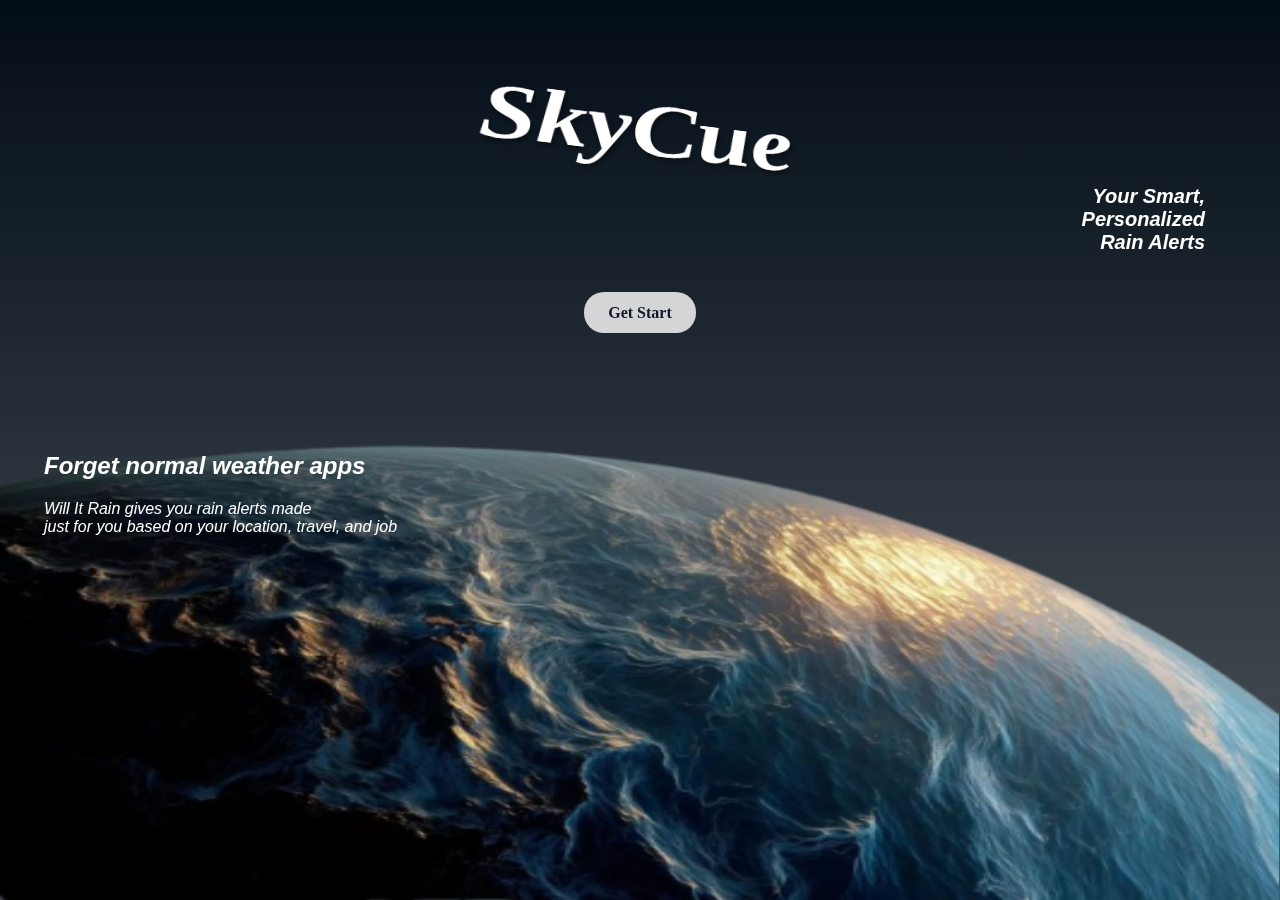
<file: index.html>
<!DOCTYPE html>
<html lang="en">
<head>
    <meta charset="UTF-8">
    <meta name="viewport" content="width=device-width, initial-scale=1.0">
    <link rel="stylesheet" href="index.css">
     <title>SkyCue</title>
</head>
<body>
    <div class="container">
       <img src="img/img1.png">
        <h1 class="title">SkyCue</h1>
        <div class="text1">
            <p>Your Smart,<br> Personalized<br> Rain Alerts</p>
        </div>
        <div class="btn">
        <a href="#">Get Start</a></div>
        <div class="content">
            <h2>Forget normal weather apps</h2>
            <p>Will It Rain gives you rain alerts made <br> just for you based on your location,
                travel, and job</p>
        </div>
    </div>
</body>
</html>
</file>
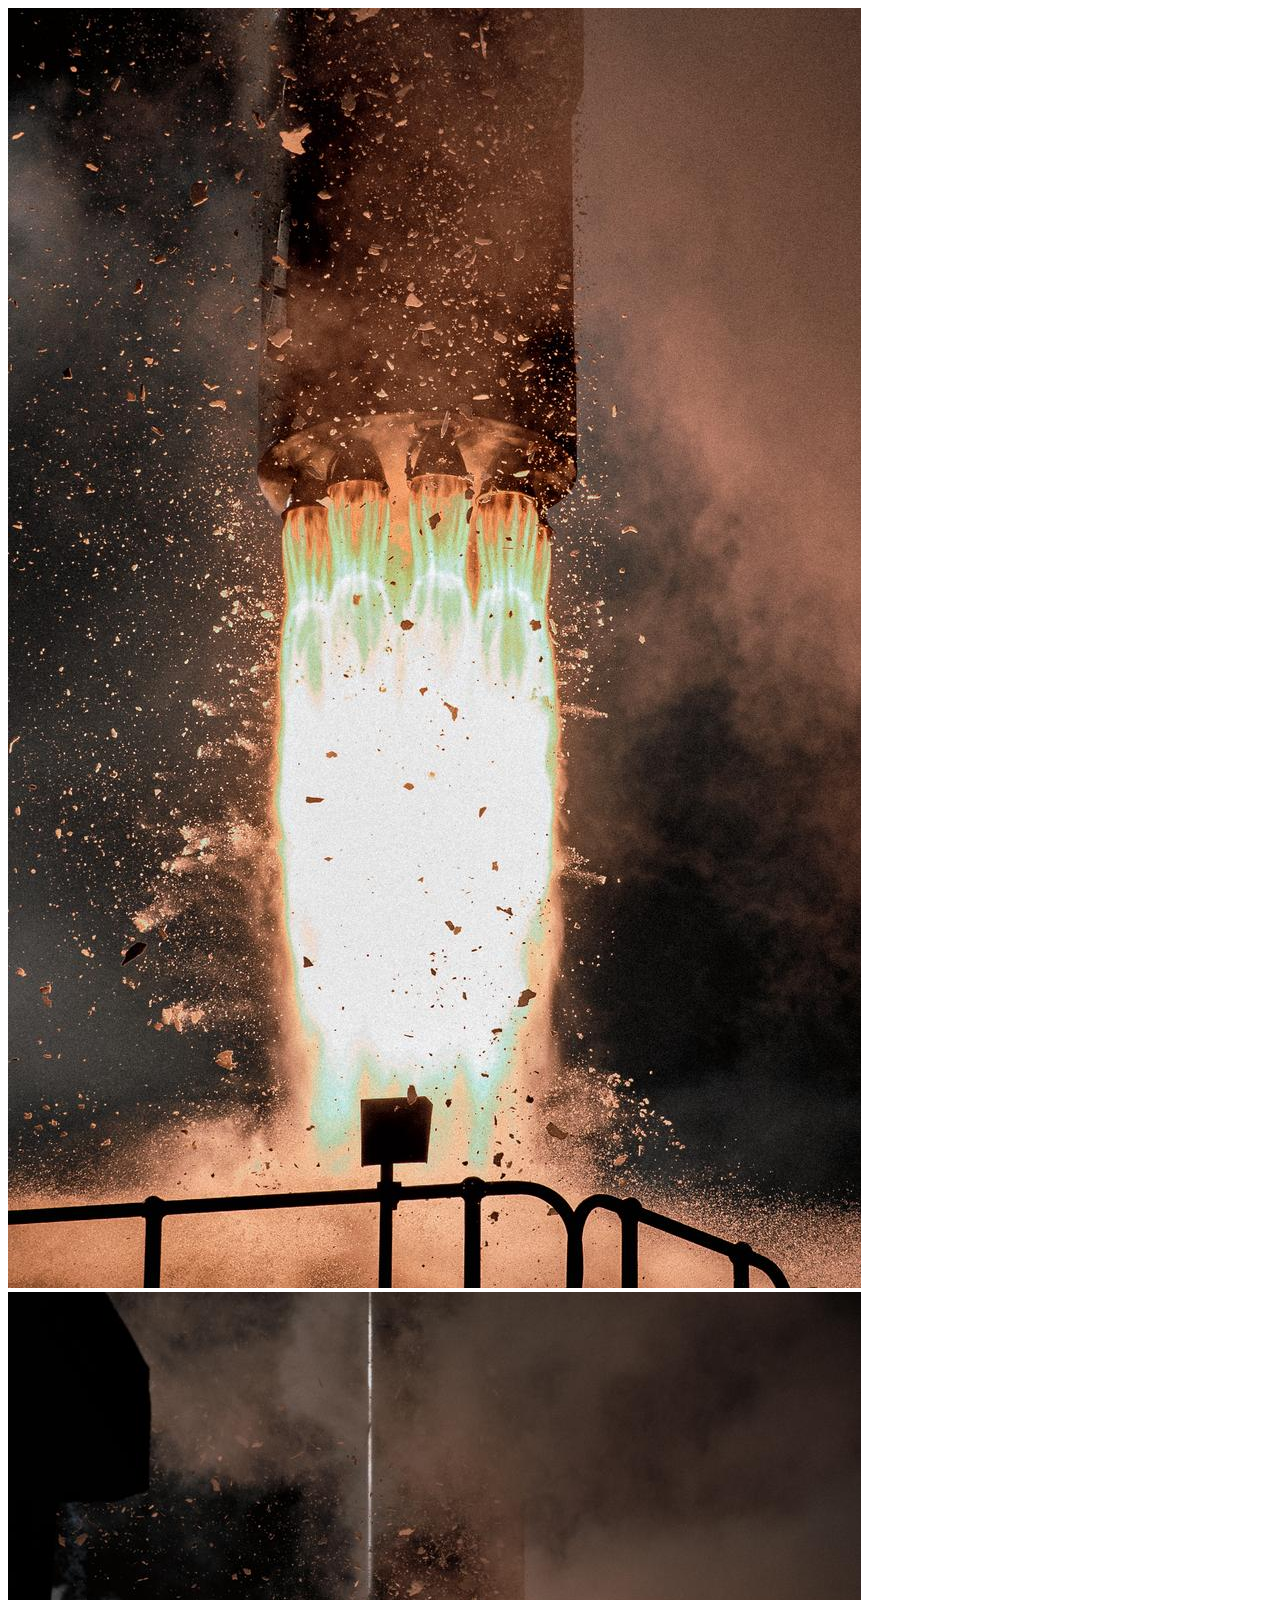
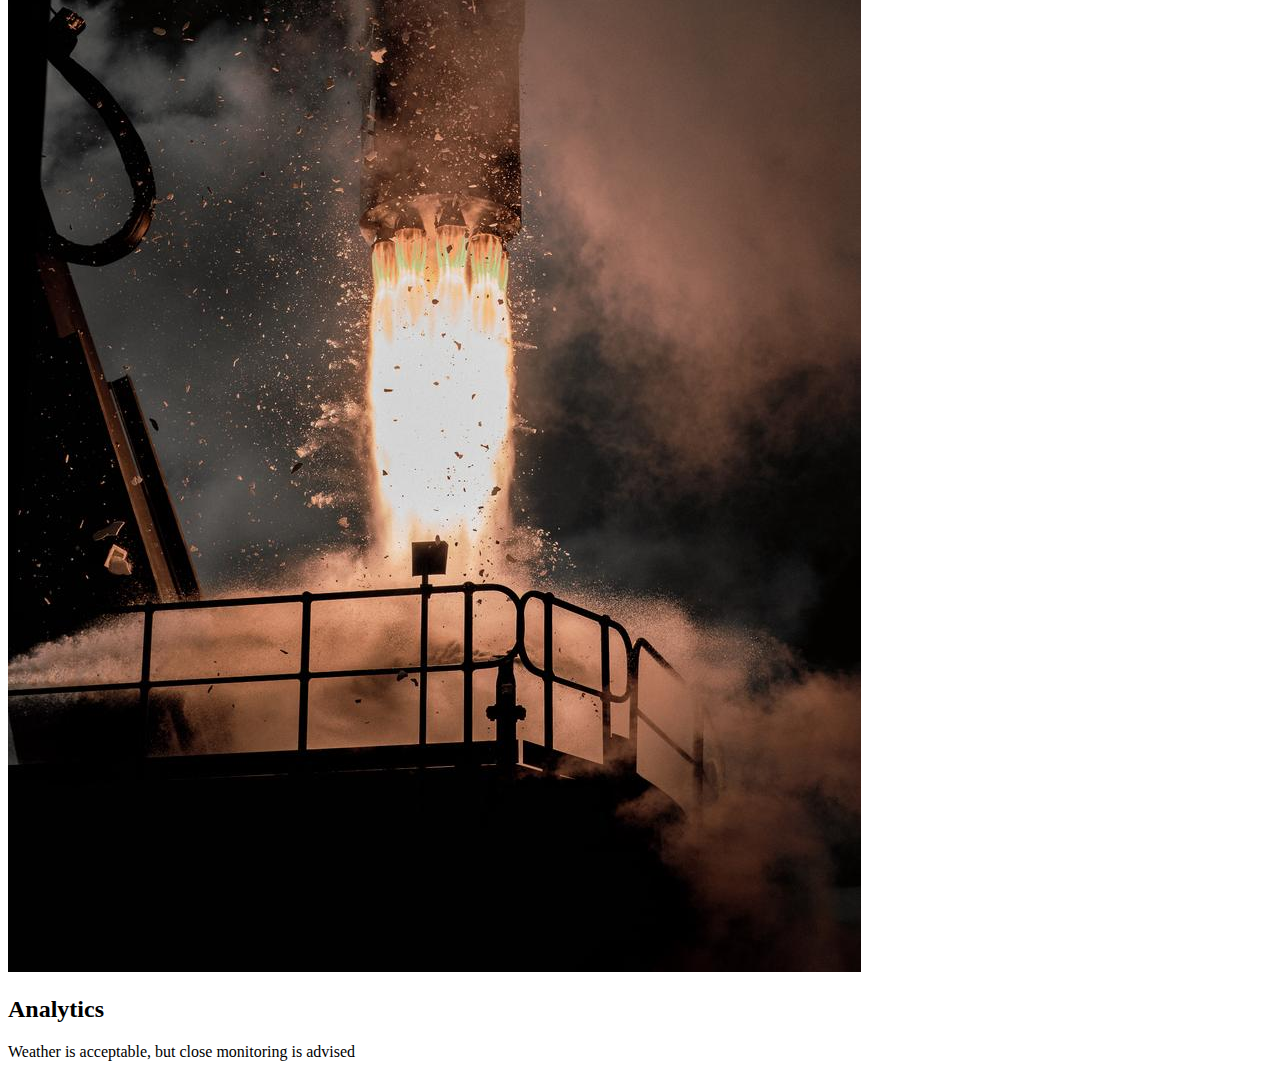
<file: Analysis.html>
<!DOCTYPE html>
<html lang="en">
<head>
    <meta charset="UTF-8">
    <meta name="viewport" content="width=device-width, initial-scale=1.0">
    <title>Rocket Launch Weather Analytics</title>
</head>
<body>
    
<div class="container">
    <!-- Left side image -->
    <div class="left-image">
        <img src="img/Rocket1.png" alt="Rocket Launch Left" class="img1-bg">
    </div>

    <!-- Right side with chart and text -->
    <div class="right-content">
        <div class="right-imagr">
            <img src="img/Rocket2.png" alt="Rocket Launch Right" class="img2-bg">
        </div>
        <!--chart-->
        <div class="chart">
            <div class="analytics-box">
                <h2>Analytics</h2>

            </div>
            <div class="info-text">
                Weather is acceptable, but close monitoring is advised
            </div>
        </div>
    </div>
</div>

</body>
</html>
</file>
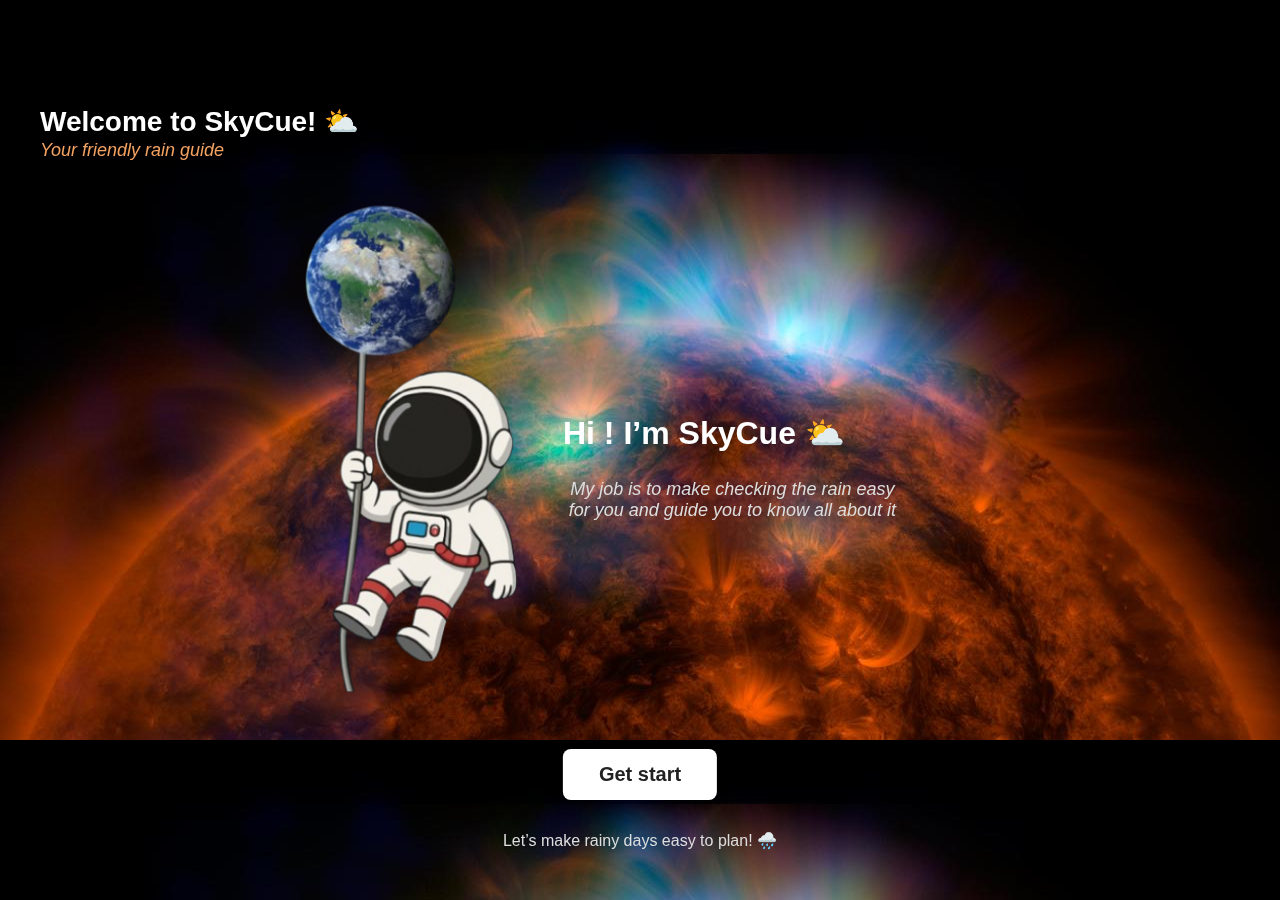
<file: homepage.html>
<!DOCTYPE html>
<html lang="en">
<head>
  <meta charset="UTF-8">
  <meta name="viewport" content="width=device-width, initial-scale=1.0">
  <title>SkyCueى</title>
  <style>
    body {
      margin: 0;
      padding : 0;
      font-family: Arial, sans-serif;
      background: black;
      overflow: hidden;
      color: white;
      text-align: center;
    }

    .container {
     background: url("img/bg1.jpg");  
      position: fixed;
      width: 100%;
      bottom: 0;
      height: 90vh;   
      overflow: hidden;
    }

    .planet {
      position: absolute;
      width: 100px;
      opacity: 0;
      transform: scale(0.5) translateY(-200px);
    }
     
    
    .p1 { top: 44%; left: 3%; width: 11%; animation: showPlanet 0.5s ease forwards 1.2s;}
    .p2 { top: 20%; left: 13%; width: 9%;  animation: showPlanet 1s ease forwards 2s;}
    .p3 { top: -1%; left: 37%; width: 16%;  animation: showPlanet 1.5s ease forwards 2.5s;}
    .p4 { top: 0%; left: 54%; width: 14%;  animation: showPlanet 1s ease forwards 2.5s;}
    .p5 { top: 9%; left: 69%; width: 12%; animation: showPlanet 0.8s ease forwards 1.5s; }
    .p6 { top: 23%; left: 83%; width: 9%; animation: showPlanet 0.5s ease forwards 1.2s;}
    .p7 { top: 44%; left: 92%;animation: showPlanet 0.5s ease forwards 1.2s; }
/* 
 .astronaut { position: absolute; top: -200px; left: 17%; width: 393px; opacity: 0; 
    animation: dropAstronaut 1.5s ease forwards 5.5s; 
animation: float 3s ease-in-out infinite; } */
   
 
    .astronaut {
      position: absolute;
      top: 11%;
      left: 12%;
      width: 468px;
      z-index: 2;
      animation: float 2.5s ease-in-out infinite;
    }
      @keyframes float {
      0%, 100% { transform: translateY(0); }
      50% { transform: translateY(-15px); }}
    

   
    .welcome {
      position: absolute;
      top: 15px;
      left: 40px;
      font-size: 28px;
      font-weight: bold;
    }

    .tagline {
      position: absolute;
      top: 50px;
      left: 40px;
      font-size: 18px;
      font-style: italic;
      color: #f4a261;
    }

    .title {
      position: absolute;
      top: 40%;
      right: 34%;
      font-size: 32px;
      font-weight: bold;
    }

    .subtitle {
      position: absolute;
      top: 48%;
      right: 30%;
      font-size: 18px;
      font-style: italic;
      color: #ddd;
    }

    .btn {
      position: absolute;
      bottom: 100px;
      left: 50%;
      transform: translateX(-50%);
      padding: 14px 36px;
      font-size: 20px;
      font-weight: bold;
      border: none;
      border-radius: 8px;
      cursor: pointer;
      background: white;
      color: #222;
      box-shadow: 0px 4px 12px rgba(0,0,0,0.4);
    }
    .btn:hover
    {
        background-color: #f4a261;
        margin-top: 10px;
    }
    .footer {
      position: absolute;
      bottom: 50px;
      left: 50%;
      transform: translateX(-50%);
      font-size: 16px;
      color: #ddd;
    }

  
    @keyframes fadeIn {
      to { opacity: 1; }
    }

    @keyframes showPlanet {
      to {
        opacity: 1;
        transform: scale(1) translateY(0);
      }
    }

    @keyframes dropAstronaut {
      to {
        top: 40%;
        opacity: 1;
      }
    }

    @keyframes fadeInUp {
      from {
        transform: translateY(40px);
        opacity: 0;
      }
      to {
        transform: translateY(0);
        opacity: 1;
      }
    }
  </style>
</head>
<body>
  <div class="container">
   
   
    <img src="img/planet1.png" alt="Planet1" class="planet p1">
    <img src="img/planet2.png" alt="Planet2" class="planet p2">
    <img src="img/planet3.png" alt="Planet3" class="planet p3">
    <img src="img/planet4.png" alt="Planet4" class="planet p4">
    <img src="img/planet5.png" alt="Planet5" class="planet p5">
    <img src="img/planet6.png" alt="Planet6" class="planet p6">
    <img src="img/planet7.png" alt="Planet7" class="planet p7">

    <img src="img/img2.png" alt="Astronaut" class="astronaut">

  
    <div class="welcome">Welcome to SkyCue! ⛅</div>
    <div class="tagline">Your friendly rain guide</div>

    <div class="title">Hi ! I’m SkyCue ⛅</div>
    <div class="subtitle">My job is to make checking the rain easy<br>for you and guide you to know all about it</div>

   
    <button class="btn">Get start</button>

    
    <div class="footer">Let’s make rainy days easy to plan! 🌧️</div>
    </div>
</body>
</html>
</file>
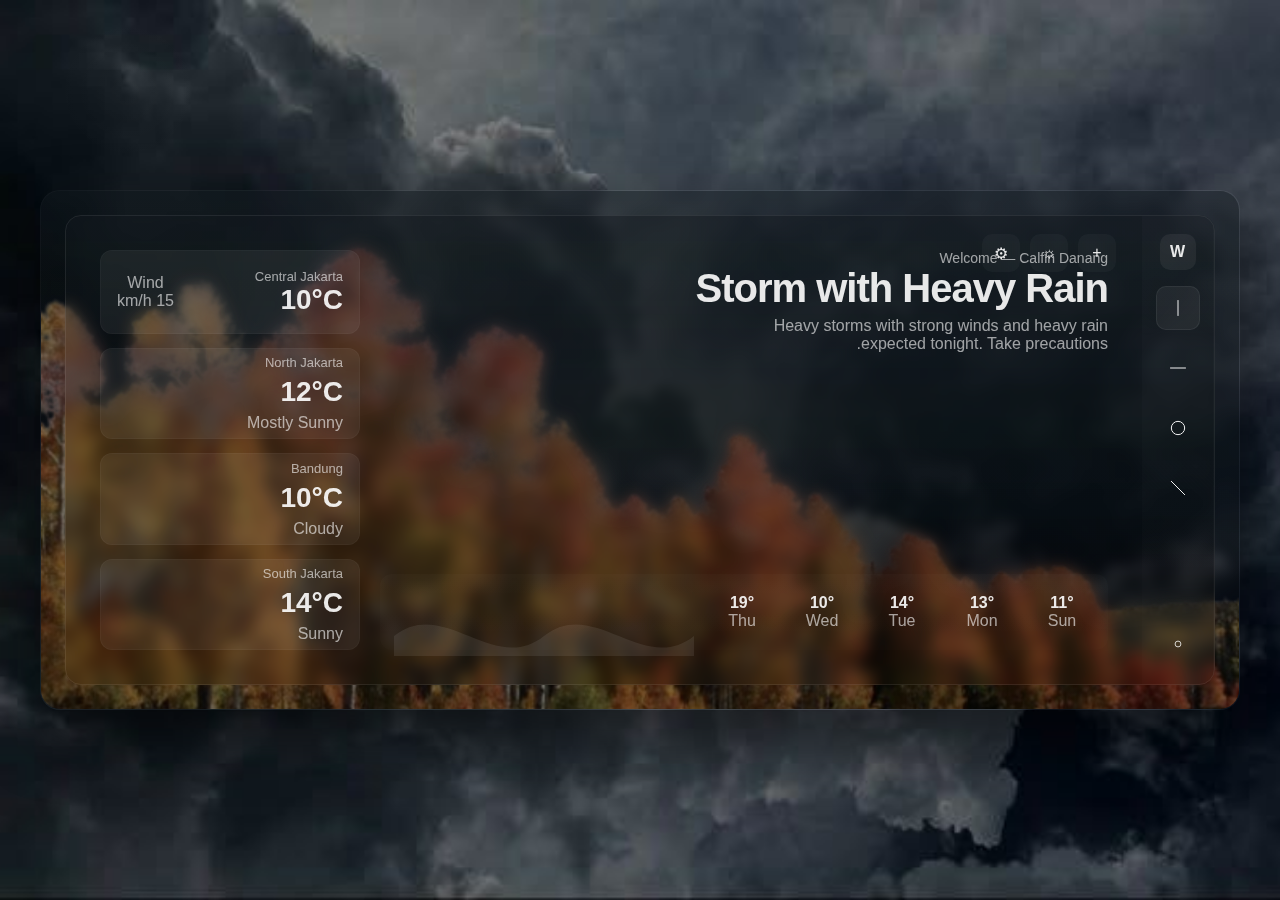
<file: plant.html>
<!DOCTYPE html>
<html lang="ar" dir="rtl">
<head>
  <meta charset="utf-8" />
  <meta name="viewport" content="width=device-width,initial-scale=1" />
 
  <style>
    :root{
      --glass-bg: rgba(255,255,255,0.06);
      --glass-border: rgba(255,255,255,0.08);
      --accent: rgba(255,255,255,0.9);
      --muted: rgba(255,255,255,0.6);
      --card-radius: 18px;
      font-family: 'Segoe UI', Tahoma, sans-serif;
    }
    *{box-sizing:border-box}
    html,body{height:100%;margin:0}
    body{
        position: fixed;
      background: linear-gradient(180deg,#30383a 0%, #5a6e6c 55% );
      display:flex;align-items:center;justify-content:center;
      padding:40px; color:var(--accent);
      background-repeat: no-repeat;
      width: 100%;
      height: 100vh;
      -webkit-font-smoothing:antialiased;
      background-image: radial-gradient(circle at 10% 10%, rgba(255,255,255,0.02), transparent 5%), url('/img/bgp.jpg');
      background-size: cover;
    }

    /* central mock tablet */
    .screen{
      width:100%; max-width:100%; height:520px; border-radius:20px;
      background: linear-gradient(180deg, rgba(255,255,255,0.02), rgba(255,255,255,0.01));
      position:relative; overflow:hidden; box-shadow: 0 25px 60px rgba(0,0,0,0.5);
      backdrop-filter: blur(6px);
      border:1px solid rgba(255,255,255,0.03);
    }

    /* background scene inside screen */
    .scene{
      position:absolute; inset:0; background: url('https://images.unsplash.com/photo-1501630834273-4b5604d2ee31?auto=format&fit=crop&w=1400&q=60') center/cover no-repeat;
      filter: contrast(1.05) saturate(0.8) brightness(0.9);
    }
    .scene::after{
      content:""; position:absolute; inset:0; background: linear-gradient(180deg, rgba(17,28,33,0.45), rgba(0,0,0,0.35));
    }

    /* content card */
    .card{
      position:absolute; inset:24px; border-radius:16px; overflow:hidden; display:flex;
      backdrop-filter: blur(8px) saturate(1.1);
      border: 1px solid var(--glass-border);
    }

    /* left sidebar */
    .sidebar{
      width:72px; background:linear-gradient(180deg, rgba(255,255,255,0.02), rgba(255,255,255,0.01));
      display:flex; flex-direction:column; gap:16px; align-items:center; padding:18px 10px;
      border-right:1px solid rgba(255,255,255,0.02);
    }
    .logo{width:36px; height:36px; border-radius:10px; background:rgba(255,255,255,0.06); display:flex;align-items:center;justify-content:center; font-weight:700}
    .btn{
      width:44px; height:44px; border-radius:10px; background:transparent; display:grid; place-items:center; cursor:pointer; border:1px solid transparent; transition:all .22s;
    }
    .btn:hover{transform:translateX(-4px)}
    .btn.active{background:rgba(255,255,255,0.06); border-color:rgba(255,255,255,0.06);}
    .btn svg{width:20px;height:20px; opacity:0.95}

    /* main content */
    .main{
      flex:1; padding:34px; display:flex; gap:20px; align-items:stretch; position:relative;
    }

    .leftArea{flex:1; display:flex; flex-direction:column; gap:14px}
    .welcome{display:flex; gap:12px; align-items:center}
    .user{font-size:14px; color:var(--muted)}
    h1{margin:0; font-size:40px; letter-spacing:-1px}
    p.lead{color:var(--muted); margin:6px 0 0; max-width:60%}

    /* bottom small forecast strip */
    .forecastStrip{
      margin-top:auto; background:linear-gradient(180deg, rgba(255,255,255,0.02), rgba(255,255,255,0.01)); padding:14px; border-radius:12px; display:flex; gap:16px; align-items:center; backdrop-filter: blur(6px);
    }
    .day{min-width:64px; text-align:center}
    .day .num{font-weight:700}
    .wave{height:48px; flex:1; position:relative}
    .wave svg{position:absolute; left:0; right:0; top:8px}

    /* right column */
    .rightCol{width:260px; display:flex; flex-direction:column; gap:14px}
    .tempCard{background:rgba(255,255,255,0.06); border-radius:12px; padding:16px; min-height:84px; display:flex; flex-direction:column; gap:6px; justify-content:center; border:1px solid rgba(255,255,255,0.03)}
    .tempCard .city{font-size:13px; color:var(--muted)}
    .tempCard .temp{font-size:28px; font-weight:700}


/* small round controls top-right */
    .topControls{position:absolute; right:26px; top:18px; display:flex; gap:10px}
    .control{width:38px;height:38px;border-radius:10px;background:rgba(255,255,255,0.03);display:grid;place-items:center}

    /* Responsive tweaks */
    @media (max-width:900px){
      .screen{height:560px}
      h1{font-size:30px}
      .rightCol{display:none}
    }

    /* small helper styles */
    .muted{color:var(--muted)}
  </style>
</head>
<body>
  <div class="screen" role="application">
    <div class="scene" aria-hidden="true"></div>
    <div class="card" id="card">
      <nav class="sidebar" aria-label="القائمة الجانبية">
        <div class="logo">W</div>
        <button class="btn active" data-city="central" title="Central Jakarta"><svg viewBox="0 0 24 24" fill="none"><path d="M12 3v18" stroke="white" stroke-width="1.2" stroke-linecap="round" stroke-linejoin="round"/></svg></button>
        <button class="btn" data-city="north" title="North Jakarta"><svg viewBox="0 0 24 24" fill="none"><path d="M3 12h18" stroke="white" stroke-width="1.2" stroke-linecap="round" stroke-linejoin="round"/></svg></button>
        <button class="btn" data-city="bandung" title="Bandung"><svg viewBox="0 0 24 24" fill="none"><circle cx="12" cy="12" r="8" stroke="white" stroke-width="1.2"/></svg></button>
        <button class="btn" data-city="south" title="South Jakarta"><svg viewBox="0 0 24 24" fill="none"><path d="M4 4l16 16" stroke="white" stroke-width="1.2" stroke-linecap="round"/></svg></button>
        <div style="flex:1"></div>
        <button class="btn" id="settings" title="Settings"><svg viewBox="0 0 24 24" fill="none"><path d="M12 15.5a3.5 3.5 0 100-7 3.5 3.5 0 000 7z" stroke="white" stroke-width="1"/></svg></button>
      </nav>

      <section class="main">
        <div class="leftArea">
          <div style="display:flex;justify-content:space-between;align-items:center">
            <div>
              <div class="user muted">Welcome — Calfin Danang</div>
              <h1 id="headline">Storm with Heavy Rain</h1>
              <p class="lead" id="lead">Partly cloudy with occasional snow showers. High around 50°F. Wind from the east 11 to 21 mph. Snow chance is 40%, with rainfall expected to be less than an inch.</p>
            </div>
            <div class="topControls" aria-hidden="true">
              <div class="control">+</div>
              <div class="control">☼</div>
              <div class="control">⚙</div>
            </div>
          </div>

          <div class="forecastStrip" role="list">
            <div class="day"><div class="num">11°</div><div class="muted">Sun</div></div>
            <div class="day"><div class="num">13°</div><div class="muted">Mon</div></div>
            <div class="day"><div class="num">14°</div><div class="muted">Tue</div></div>
            <div class="day"><div class="num">10°</div><div class="muted">Wed</div></div>
            <div class="day"><div class="num">19°</div><div class="muted">Thu</div></div>
            <div class="wave" aria-hidden="true">
              <!-- simple svg wave -->
              <svg viewBox="0 0 600 60" preserveAspectRatio="none" width="100%" height="60">
                <path d="M0 40 C100 0 200 80 300 40 C400 0 500 80 600 40 L600 60 L0 60 Z" fill="rgba(255,255,255,0.08)"/>
              </svg>
            </div>
          </div>

        </div>

        <aside class="rightCol" aria-label="معلومات المدن">
          <div class="tempCard" id="card-main-temp">
            <div style="display:flex;justify-content:space-between;align-items:center">
              <div>
                <div class="city muted" id="main-city">Central Jakarta</div>
                <div class="temp" id="main-temp">10°C</div>
              </div>
              <div style="text-align:center">
                <div class="muted">Wind</div>
                <div class="muted">15 km/h</div>
              </div>
            </div>
          </div>

  
<div class="tempCard" id="card-1">
            <div class="city" id="c1-city">North Jakarta</div>
            <div class="temp" id="c1-temp">12°C</div>
            <div class="muted">Mostly Sunny</div>
          </div>

          <div class="tempCard" id="card-2">
            <div class="city" id="c2-city">Bandung</div>
            <div class="temp" id="c2-temp">10°C</div>
            <div class="muted">Cloudy</div>
          </div>

          <div class="tempCard" id="card-3">
            <div class="city" id="c3-city">South Jakarta</div>
            <div class="temp" id="c3-temp">14°C</div>
            <div class="muted">Sunny</div>
          </div>
        </aside>

      </section>
    </div>
  </div>

  <!-- section2 for Statistics plants  -->
<section class="statistice"></section>


  <script>
    // بيانات افتراضية للمدن
    const data = {
      central:{city:'Central Jakarta', temp:'10°C', lead:'Heavy storms with strong winds and heavy rain expected tonight. Take precautions.'},
      north:{city:'North Jakarta', temp:'12°C', lead:'Mostly sunny with light breeze and low clouds in the morning.'},
      bandung:{city:'Bandung', temp:'10°C', lead:'Cloudy and cool. Chance of drizzle in the evening.'},
      south:{city:'South Jakarta', temp:'14°C', lead:'Clear and sunny day with warm afternoon temperatures.'}
    }

    // ربط الأزرار
    const buttons = document.querySelectorAll('.sidebar .btn[data-city]');
    buttons.forEach(btn=> btn.addEventListener('click', ()=>{
      // تفعيل الشكل
      document.querySelectorAll('.sidebar .btn').forEach(b=> b.classList.remove('active'));
      btn.classList.add('active');

      const key = btn.dataset.city;
      const d = data[key];
      if(!d) return;

      // تحديث النصوص
      document.getElementById('main-city').textContent = d.city;
      document.getElementById('main-temp').textContent = d.temp;
      document.getElementById('headline').textContent = (key==='central')? 'Storm with Heavy Rain' : 'Weather Update';
      document.getElementById('lead').textContent = d.lead;

      // إضافة تأثير بسيط على البطاقة
      const mainCard = document.getElementById('card-main-temp');
      mainCard.animate([{transform:'translateY(0)'},{transform:'translateY(-6px)'},{transform:'translateY(0)'}],{duration:360, easing:'ease-out'});

      // تحديث بقية البطاقات بشكل توضيحي
      const others = ['north','bandung','south'];
      document.getElementById('c1-city').textContent = data[others[0]].city;
      document.getElementById('c1-temp').textContent = data[others[0]].temp;
      document.getElementById('c2-city').textContent = data[others[1]].city;
      document.getElementById('c2-temp').textContent = data[others[1]].temp;
      document.getElementById('c3-city').textContent = data[others[2]].city;
      document.getElementById('c3-temp').textContent = data[others[2]].temp;

      // لتجربة: تغيير خلفية المشهد بحسب المدينة
      const scene = document.querySelector('.scene');
      if(key==='bandung'){
        scene.style.backgroundImage = "url('/img/b.png')";
      } else if(key==='north'){
        scene.style.backgroundImage = "url('/img/bg2.png')";
      } else if(key==='south'){
        scene.style.backgroundImage = "url('/img/bg2.png')";
      } else {
        scene.style.backgroundImage = "url('/img/b.png')";
      }

    }));

    // ضبط أول حالة عرض
    document.querySelector('.sidebar .btn.active').click();
  </script>
</body>
</html>
</file>
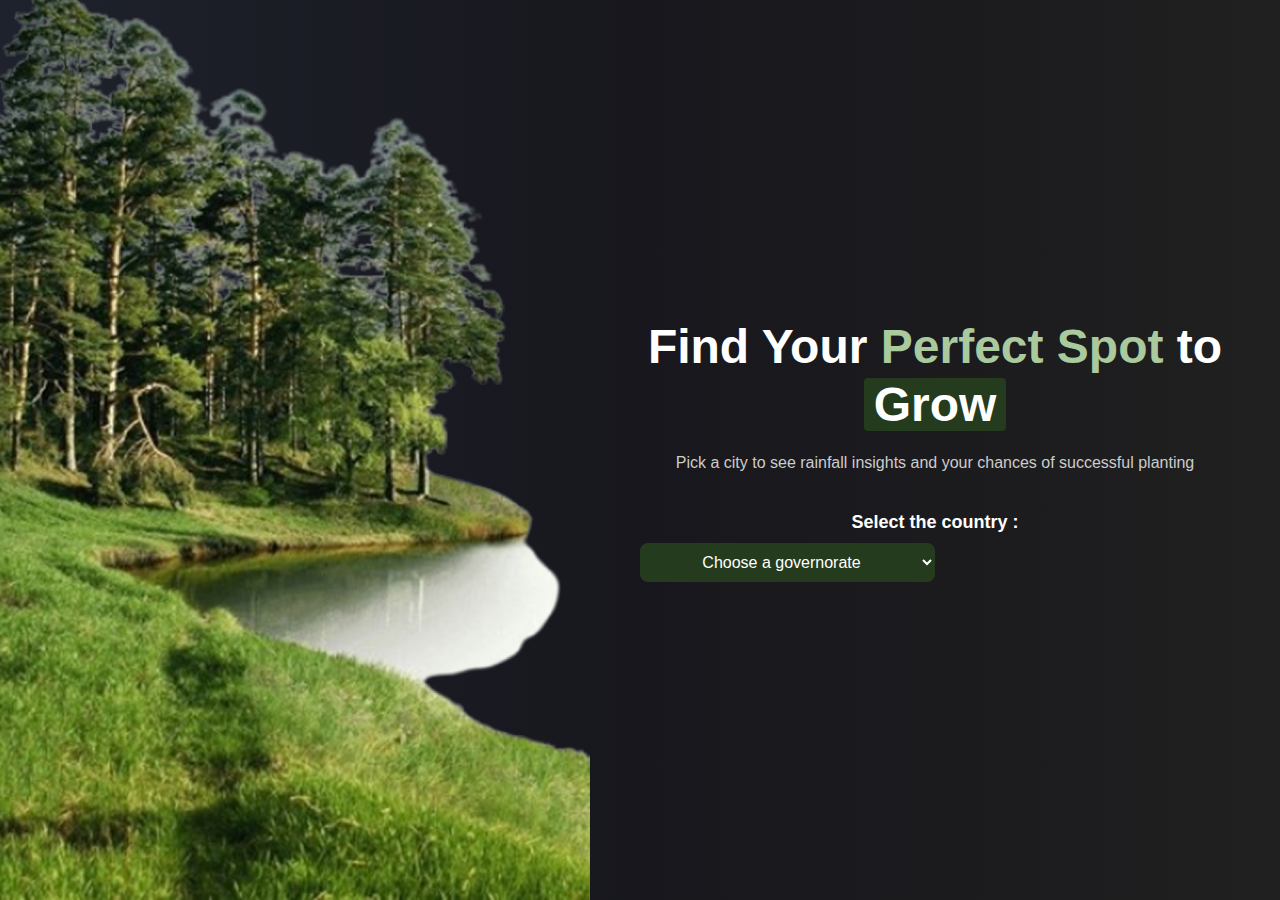
<file: plant1.html>
<!DOCTYPE html>
<html lang="en">
<head>
  <meta charset="UTF-8">
  <meta name="viewport" content="width=device-width, initial-scale=1.0">
  <title>Find Your Perfect Spot</title>
  <style>
    * {
      box-sizing: border-box;
      margin: 0;
      padding: 0;
      font-family: Arial, sans-serif;
    }

    body {
      display: flex;
      min-height: 100vh;
      background:linear-gradient(90deg,#1e222c,#17171d,#202020);
      color: #fff;
    }

    .left {
      flex: 1;
      background: url('img/image\ 4\ \(1\).png') no-repeat center;
      background-size: cover;
      height:auto ;
    }

    .right {
      flex: 1;
      display: flex;
      text-align: center;
      flex-direction: column;
      justify-content: center;
      padding: 50px;
    }

    h1 {
      font-size: 48px;
      line-height: 1.2;
      margin-bottom: 20px;
    }

    h1 span {
      background-color: #253b1d;
      padding: 0 10px;
      border-radius: 4px;
    }

    p {
      font-size: 16px;
      margin-bottom: 40px;
      color: #ccc;
    }

    label {
      
      font-weight: bold;
      display: block;
      margin-bottom: 10px;
      font-size: 18px;
    }

    select {
        margin-right: 20%;
        text-align: center;
      width: 50%;
      padding: 10px;
      border-radius: 8px;
      border: none;
      background-color: #253b1d;
      color: #fff;
      font-size: 16px;
      cursor: pointer;
    }

    select option {
      background-color: #fff;
      color: #000;
    }
  </style>
</head>
<body>
  <div class="left"></div>
  <div class="right">
    <h1>Find Your <strong style="color: #aaca9e;">Perfect Spot</strong> to <span>Grow</span></h1>
    <p>Pick a city to see rainfall insights and your chances of successful planting</p>
    <label for="country">Select the country :</label>
  <select id="governorate">
  <option value="">Choose a governorate</option>
  <option value="Amman">Amman</option>
  <option value="Zarqa">Zarqa</option>
  <option value="Irbid">Irbid</option>
  <option value="Mafraq">Mafraq</option>
  <option value="Jerash">Jerash</option>
  <option value="Ajloun">Ajloun</option>
  <option value="Madaba">Madaba</option>
  <option value="Karak">Karak</option>
  <option value="Tafilah">Tafilah</option>
  <option value="Maan">Maan</option>
  <option value="Aqaba">Aqaba</option>
  <option value="Balqa">Balqa</option>
</select>
  </div>
</body>
</html>
</file>
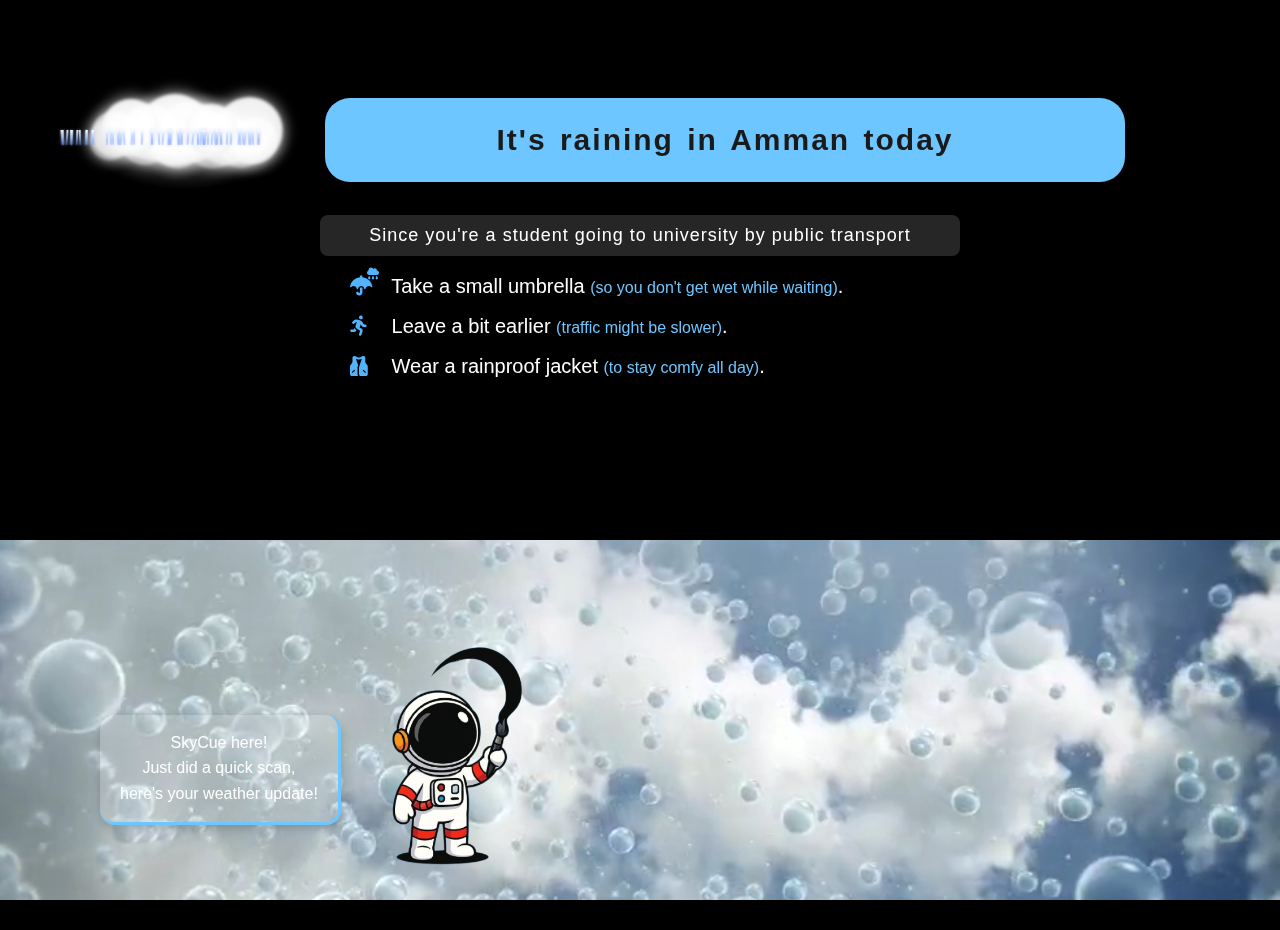
<file: Rain.html>
<!DOCTYPE html>
<html lang="en">
<head>
  <meta charset="UTF-8">
  <meta name="viewport" content="width=device-width, initial-scale=1.0">
  <title>Rain </title>
  <link rel="stylesheet" href="https://cdnjs.cloudflare.com/ajax/libs/font-awesome/6.5.2/css/all.min.css">
  <style>
    body {
      margin: 0;
      height: 100vh;
      background: black;
      font-family: 'Segoe UI', sans-serif;
      color: white;
      overflow: hidden;
    }

    /* الفيديو بالخلفية */
    .bg-video {
      position: fixed;
      bottom: 0;
      left: 0;
      width: 100%;
      height: 40%;
      object-fit: cover;
      z-index: -2;
    }

    /* خلفية Wave سوداء ثابتة */
    .wave-background {
      position: fixed;
      top: 0;
      left: 0;
      width: 100%;
      height: 60%;
      background: 
        linear-gradient(180deg, #000000 0%, #000000 40%, transparent 100%),
        url('data:image/svg+xml;utf8,<svg xmlns="http://www.w3.org/2000/svg" viewBox="0 0 1200 120" preserveAspectRatio="none"><path d="M0,0V46.29c47.79,22.2,103.59,32.17,158,28,70.36-5.37,136.33-33.31,206.8-37.5C438.64,32.43,512.34,53.67,583,72.05c69.27,18,138.3,24.88,209.4,13.08,36.15-6,69.85-17.84,104.45-29.34C989.49,25,1113-14.29,1200,52.47V0Z" opacity=".25" fill="%23000000"/><path d="M0,0V15.81C13,36.92,27.64,56.86,47.69,72.05,99.41,111.27,165,111,224.58,91.58c31.15-10.15,60.09-26.07,89.67-39.8,40.92-19,84.73-46,130.83-49.67,36.26-2.85,70.9,9.42,98.6,31.56,31.77,25.39,62.32,62,103.63,73,40.44,10.79,81.35-6.69,119.13-24.28s75.16-39,116.92-43.05c59.73-5.85,113.28,22.88,168.9,38.84,30.2,8.66,59,6.17,87.09-7.5,22.43-10.89,48-26.93,60.65-49.24V0Z" opacity=".5" fill="%23000000"/><path d="M0,0V5.63C149.93,59,314.09,71.32,475.83,42.57c43-7.64,84.23-20.12,127.61-26.46,59-8.63,112.48,12.24,165.56,35.4C827.93,77.22,886,95.24,951.2,90c86.53-7,172.46-45.71,248.8-84.81V0Z" fill="%23000000"/></svg>');
      background-size: 100% 100%, cover;
      background-position: bottom;
      background-repeat: no-repeat;
      z-index: -1;
    }
    
    /* الهيدر - العنوان مع الغيمة على اليسار */
    .weather-header {
      margin: 30px 0 10px 50px;
      display: flex;
      align-items: center;
      gap: 15px;
    }

    .title-box {
      background: #6dc6ff;
      color: #1a1a1a;
      padding: 25px 70px;
      border-radius: 25px;
      font-size: 30px;
      font-weight: 700;
      box-shadow: 0 5px 15px rgba(0,0,0,0.2);
      min-width: 660px;
      text-align: center;
      letter-spacing: 2px;
      word-spacing: 3px;
    }

    .sub-text {
      background: rgba(255,255,255,0.15);
      padding: 10px 20px;
      border-radius: 8px;
      font-size: 18px;
      margin: -45px auto 5px auto;
      display: block;
      text-align: center;
      max-width: 600px;
      letter-spacing: 1px;
    }

    /* النصائح */
    .tips {
      margin: 20px auto;
      max-width: 600px;
      font-size: 20px;
      line-height: 1;
      text-align: left;
      padding-left: 20px;
    }

    .tips i {
      color: #52b4ff;
      margin-right: 12px;
      width: 24px;
    }

    .tips small {
      color: #6dc6ff !important;
      font-weight: 500;
      font-size: 16px;
    }

    /* أيقونة المظلة مع المطر */
    .fa-umbrella {
      position: relative;
    }

    .fa-umbrella::after {
      content: "🌧";
      position: absolute;
      top: -8px;
      right: -5px;
      font-size: 12px;
    }

    /* الرائد على اليسار */
    .astronaut-box {
      position: absolute;
      bottom: -20px;
      left: 100px;
      display: flex;
      align-items: center;
      gap: 20px;
    }

    .astronaut {
      width: 200px;
    }

    .speech {
      background: rgba(255,255,255,0.15);
      padding: 15px 20px;
      border-radius: 15px;
      font-size: 16px;
      line-height: 1.6;
      max-width: 260px;
      box-shadow: 0 3px 10px rgba(0,0,0,0.2);
      order: -1;
      text-align: center;
      border-bottom: 3px solid #6dc6ff;
      border-right: 3px solid #6dc6ff;
    }

    /* الغيمة */
    .scene {
      position: relative;
      width: 250px;
      height: 220px;
      perspective: 800px;
      display: flex;
      justify-content: center;
      align-items: center;
      margin-left: 10px;
    }

    .cloud {
      position: relative;
      width: 200px;
      height: 100px;
      transform-style: preserve-3d;
      animation: float 8s ease-in-out infinite;
    }

    .cloud-layer {
      position: absolute;
      width: 100%;
      height: 100%;
      transform-style: preserve-3d;
    }

    .cloud-part {
      position: absolute;
      background: rgba(255, 255, 255, 0.95);
      border-radius: 50%;
      filter: blur(1.5px);
      box-shadow: 0 0 15px rgba(255, 255, 255, 0.8),
        inset 0 -3px 8px rgba(200, 200, 200, 0.3);
    }

    /* طبقة أمامية */
    .front .part1 {
      width: 55px;
      height: 55px;
      top: 10px;
      left: 20px;
      transform: translateZ(25px);
    }
    .front .part2 {
      width: 70px;
      height: 70px;
      top: 5px;
      left: 55px;
      transform: translateZ(20px);
    }
    .front .part3 {
      width: 50px;
      height: 50px;
      top: 15px;
      left: 100px;
      transform: translateZ(30px);
    }
    .front .part4 {
      width: 65px;
      height: 65px;
      top: 8px;
      left: 130px;
      transform: translateZ(22px);
    }

    /* طبقة وسطى */
    .middle .part1 {
      width: 45px;
      height: 45px;
      top: 22px;
      left: 8px;
      transform: translateZ(15px);
      opacity: 0.8;
    }
    .middle .part2 {
      width: 55px;
      height: 55px;
      top: 15px;
      left: 38px;
      transform: translateZ(10px);
      opacity: 0.8;
    }
    .middle .part3 {
      width: 60px;
      height: 60px;
      top: 12px;
      left: 75px;
      transform: translateZ(12px);
      opacity: 0.8;
    }
    .middle .part4 {
      width: 50px;
      height: 50px;
      top: 25px;
      left: 115px;
      transform: translateZ(18px);
      opacity: 0.8;
    }
    .middle .part5 {
      width: 45px;
      height: 45px;
      top: 28px;
      left: 145px;
      transform: translateZ(20px);
      opacity: 0.8;
    }

    /* طبقة خلفية */
    .back .part1 {
      width: 40px;
      height: 40px;
      top: 30px;
      left: 5px;
      transform: translateZ(5px);
      opacity: 0.6;
    }
    .back .part2 {
      width: 50px;
      height: 50px;
      top: 25px;
      left: 35px;
      transform: translateZ(0);
      opacity: 0.6;
    }
    .back .part3 {
      width: 45px;
      height: 45px;
      top: 33px;
      left: 70px;
      transform: translateZ(8px);
      opacity: 0.6;
    }
    .back .part4 {
      width: 55px;
      height: 55px;
      top: 23px;
      left: 100px;
      transform: translateZ(5px);
      opacity: 0.6;
    }
    .back .part5 {
      width: 40px;
      height: 40px;
      top: 37px;
      left: 135px;
      transform: translateZ(12px);
      opacity: 0.6;
    }

    /* ظل السحابة */
    .cloud-shadow {
      position: absolute;
      width: 180px;
      height: 22px;
      background: rgba(0, 0, 0, 0.3);
      border-radius: 50%;
      top: 110px;
      left: 10px;
      filter: blur(10px);
      animation: shadowMove 8s ease-in-out infinite;
      z-index: -1;
    }

    /* تأثيرات إضافية للواقعية */
    .cloud::before {
      content: "";
      position: absolute;
      width: 100%;
      height: 100%;
      background: radial-gradient(
        ellipse at center,
        rgba(255, 255, 255, 0.4) 0%,
        rgba(255, 255, 255, 0) 70%
      );
      border-radius: 50%;
      top: 0;
      left: 0;
      z-index: 5;
      pointer-events: none;
    }

    /* الصواعق */
    .lightning {
      position: absolute;
      width: 3px;
      background: linear-gradient(to bottom, #ffff80, #ffff00, #ffaa00);
      box-shadow: 0 0 10px #ffff00, 0 0 20px #ffaa00;
      opacity: 0;
      z-index: 10;
      border-radius: 2px;
    }

    .lightning1 {
      height: 55px;
      top: 100px;
      left: 45px;
      transform: skewX(-5deg);
      animation: flash1 5s infinite;
    }

    .lightning2 {
      height: 65px;
      top: 95px;
      left: 75px;
      transform: skewX(3deg);
      animation: flash2 6s infinite;
    }

    .lightning3 {
      height: 50px;
      top: 102px;
      left: 105px;
      transform: skewX(-2deg);
      animation: flash3 7s infinite;
    }

    .lightning4 {
      height: 60px;
      top: 98px;
      left: 135px;
      transform: skewX(4deg);
      animation: flash4 8s infinite;
    }

    .lightning5 {
      height: 53px;
      top: 104px;
      left: 65px;
      transform: skewX(-3deg);
      animation: flash5 9s infinite;
    }

    .lightning6 {
      height: 57px;
      top: 97px;
      left: 95px;
      transform: skewX(2deg);
      animation: flash6 10s infinite;
    }

    /* المطر المحسّن */
    .rain {
      position: absolute;
      width: 200px;
      height: 120px;
      top: 100px;
      left: 0;
      overflow: visible;
      z-index: 2;
    }

    .drop {
      position: absolute;
      width: 2px;
      height: 15px;
      background: linear-gradient(
        to bottom,
        rgba(255, 255, 255, 0.9) 0%,
        rgba(200, 220, 255, 0.8) 30%,
        rgba(150, 180, 255, 0.6) 70%,
        rgba(120, 160, 255, 0.4) 100%
      );
      border-radius: 0 0 8px 8px;
      animation: rainFall linear infinite;
      box-shadow: 0 0 3px rgba(180, 200, 255, 0.5);
    }

    /* حركات الطفو والتدوير */
    @keyframes float {
      0%,
      100% {
        transform: translateY(0) rotateX(0) rotateY(0);
      }
      25% {
        transform: translateY(-5px) rotateX(2deg) rotateY(1deg);
      }
      50% {
        transform: translateY(-3px) rotateX(4deg) rotateY(-1deg);
      }
      75% {
        transform: translateY(-6px) rotateX(1deg) rotateY(2deg);
      }
    }

    @keyframes shadowMove {
      0%,
      100% {
        transform: scale(1) translateX(0);
        opacity: 0.4;
      }
      25% {
        transform: scale(1.1) translateX(-3px);
        opacity: 0.5;
      }
      50% {
        transform: scale(0.9) translateX(2px);
        opacity: 0.3;
      }
      75% {
        transform: scale(1.05) translateX(-1px);
        opacity: 0.45;
      }
    }

    @keyframes flash1 {
      0%,
      85% {
        opacity: 0;
      }
      86%,
      88% {
        opacity: 1;
      }
      89%,
      100% {
        opacity: 0;
      }
    }

    @keyframes flash2 {
      0%,
      70% {
        opacity: 0;
      }
      71%,
      73% {
        opacity: 1;
      }
      74%,
      100% {
        opacity: 0;
      }
    }

    @keyframes flash3 {
      0%,
      90% {
        opacity: 0;
      }
      91%,
      93% {
        opacity: 1;
      }
      94%,
      100% {
        opacity: 0;
      }
    }

    @keyframes flash4 {
      0%,
      80% {
        opacity: 0;
      }
      81%,
      83% {
        opacity: 1;
      }
      84%,
      100% {
        opacity: 0;
      }
    }

    @keyframes flash5 {
      0%,
      75% {
        opacity: 0;
      }
      76%,
      78% {
        opacity: 1;
      }
      79%,
      100% {
        opacity: 0;
      }
    }

    @keyframes flash6 {
      0%,
      65% {
        opacity: 0;
      }
      66%,
      68% {
        opacity: 1;
      }
      69%,
      100% {
        opacity: 0;
      }
    }

    @keyframes rainFall {
      0% {
        transform: translateY(-15px) translateX(0) rotateZ(0deg);
        opacity: 0;
      }
      10% {
        opacity: 0.9;
      }
      90% {
        opacity: 0.7;
      }
      100% {
        transform: translateY(120px) translateX(5px) rotateZ(0deg);
        opacity: 0;
      }
    }

  </style>
</head>
<body>
<!-- الفيديو -->
  <video autoplay muted loop class="bg-video">
    <source src="video/NasaVid.mp4" type="video/mp4">
  </video>



  <!-- خلفية Wave سوداء ثابتة -->
  <div class="wave-background"></div>

  <!-- الهيدر - العنوان مع الغيمة على اليسار -->
  <div class="weather-header">
    <div class="scene">
      <div class="cloud">
        <!-- الطبقة الخلفية -->
        <div class="cloud-layer back">
          <div class="cloud-part part1"></div>
          <div class="cloud-part part2"></div>
          <div class="cloud-part part3"></div>
          <div class="cloud-part part4"></div>
          <div class="cloud-part part5"></div>
        </div>

        <!-- الطبقة الوسطى -->
        <div class="cloud-layer middle">
          <div class="cloud-part part1"></div>
          <div class="cloud-part part2"></div>
          <div class="cloud-part part3"></div>
          <div class="cloud-part part4"></div>
          <div class="cloud-part part5"></div>
        </div>

        <!-- الطبقة الأمامية -->
        <div class="cloud-layer front">
          <div class="cloud-part part1"></div>
          <div class="cloud-part part2"></div>
          <div class="cloud-part part3"></div>
          <div class="cloud-part part4"></div>
        </div>

        <!-- الصواعق -->
        <div class="lightning lightning1"></div>
        <div class="lightning lightning2"></div>
        <div class="lightning lightning3"></div>
        <div class="lightning lightning4"></div>
        <div class="lightning lightning5"></div>
        <div class="lightning lightning6"></div>

        <!-- ظل السحابة -->
        <div class="cloud-shadow"></div>
      </div>

      <!-- المطر خارج الغيمة -->
      <div class="rain" id="rainContainer"></div>
    </div>
    <div class="title-box">
      It's raining in <span id="city">Amman</span> today
    </div>
  </div>

  <!-- النص تحت العنوان -->
  <div class="sub-text">
    Since you're a <span id="job">student</span> going to university by <span id="transport">public transport</span>
  </div>

  <!-- النصائح -->
  <div class="tips">
    <p><i class="fa-solid fa-umbrella"></i> Take a small umbrella <small>(so you don't get wet while waiting)</small>.</p>
    <p><i class="fa-solid fa-person-running"></i> Leave a bit earlier <small>(traffic might be slower)</small>.</p>
    <p><i class="fa-solid fa-vest"></i> Wear a rainproof jacket <small>(to stay comfy all day)</small>.</p>
  </div>

  <!-- رائد الفضاء -->
  <div class="astronaut-box">
    <div class="speech">
      SkyCue here! <br>
      Just did a quick scan,<br>
      here's your weather update!
    </div>
    <img src="img/Astronaut2.png" alt="Astronaut" class="astronaut">
  </div>

  <script>
    // إنشاء قطرات المطر المحسنة
    const rainContainer = document.getElementById('rainContainer');
    const dropCount = 60;
    
    for (let i = 0; i < dropCount; i++) {
      const drop = document.createElement('div');
      drop.classList.add('drop');
      
      drop.style.left = (Math.random() * 100) + '%';
      drop.style.animationDuration = (Math.random() * 1.5 + 1) + 's';
      drop.style.animationDelay = Math.random() * 2 + 's';
      drop.style.transform = `rotateZ(${Math.random() * 10-5}deg)`;
      
      rainContainer.appendChild(drop);
    }
  </script>
</body>
</html>
</file>
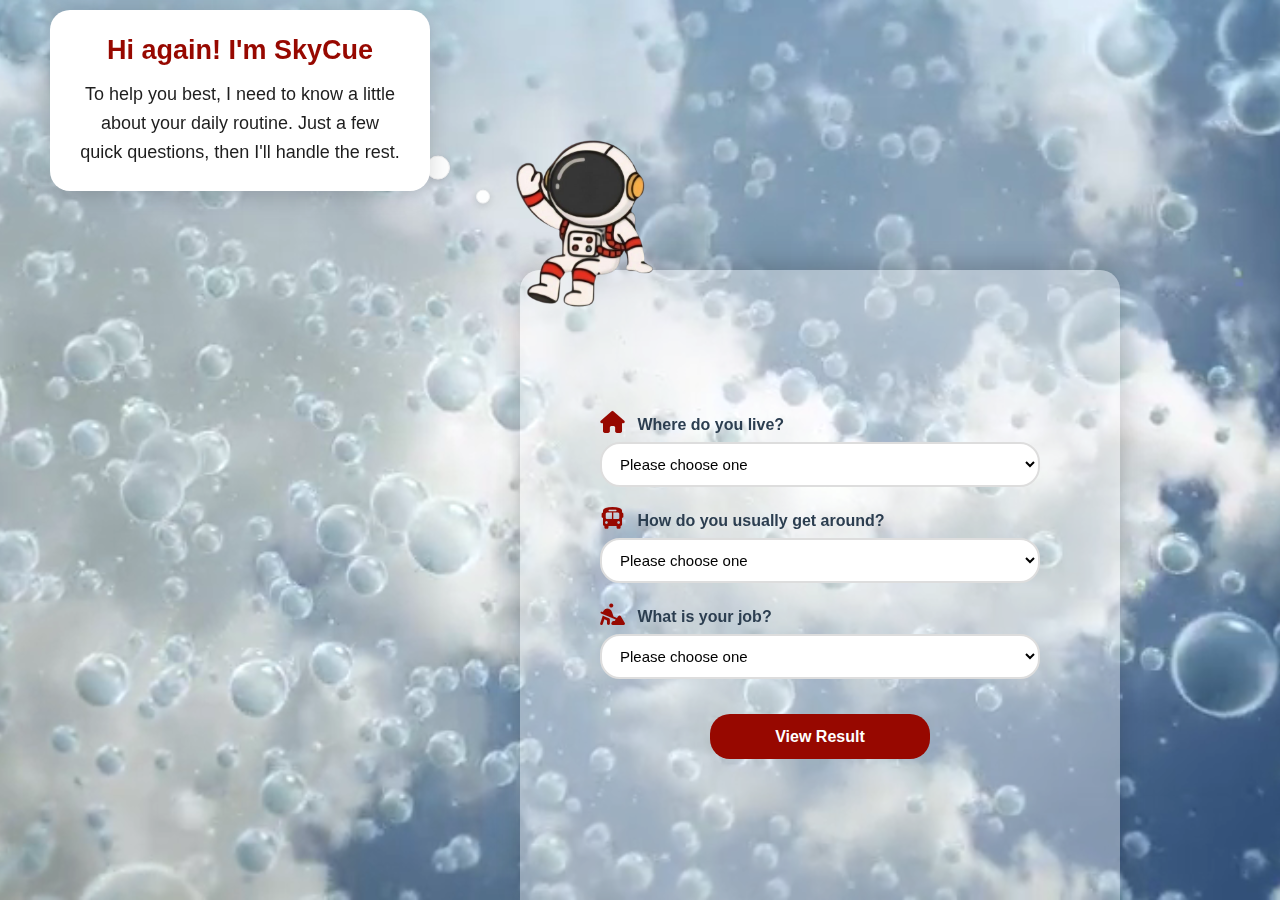
<file: Rain_Alerts.html>
<!DOCTYPE html>
<html lang="en">
<head>
<meta charset="UTF-8">
<meta name="viewport" content="width=device-width, initial-scale=1.0">
<title>Rain Alerts</title>
<link rel="stylesheet" href="https://cdnjs.cloudflare.com/ajax/libs/font-awesome/6.5.2/css/all.min.css">
<link rel="stylesheet" href="Rain_Alerts.css">
</head>
<body>
<div class="page-background">
    <video autoplay muted loop class="bg-video">
        <source src="video/NasaVid.mp4" type="video/mp4">
        Your browser does not support HTML5 video.
    </video>

    <!-- Form -->
    <div class="container">
        <div class="form-container">
            <div class="field">
                <label for="where"><i class="fas fa-home"></i> Where do you live?</label>
                <select id="where">
                    <option>Please choose one</option>
                    <option>Amman</option>
                    <option>Zarqa</option>
                    <option>Irbid</option>
                    <option>Madaba</option>
                    <option>Salt</option>
                    <option>Karak</option>
                    <option>Jerash</option>
                    <option>Ajloun</option>
                    <option>Aqaba</option>
                    <option>Tafilah</option>
                    <option>Mafraq</option>
                    <option>Ma'an</option>
                </select>
            </div>
            <div class="field">
                <label for="how"><i class="fas fa-bus"></i> How do you usually get around?</label>
                <select id="how">
                    <option>Please choose one</option>
                    <option>Car</option>
                    <option>Public Transport</option>
                    <option>Walk/Bike</option>
                </select>
            </div>
            <div class="field">
                <label for="job"><i class="fas fa-person-digging"></i> What is your job?</label>
                <select id="job">
                    <option>Please choose one</option>
                    <option>Student</option>
                    <option>Office</option>
                    <option>Outdoor</option>
                </select>
            </div>
            <button class="btn">View Result</button>
        </div>
    </div>

    <!-- Astronaut + Bubbles -->
    <div class="astronaut-container">
        <img src="img/Astronaut1.png" alt="Astronaut" class="astronaut">
        <div class="bubbles">
            <div class="bubble"></div>
            <div class="bubble"></div>
            <div class="bubble"></div>
        </div>
    </div>

    <!-- Speech Bubble -->
    <div class="speech-bubble">
        <h1>Hi again! I'm SkyCue</h1>
        <p>To help you best, I need to know a little
             about your daily routine. 
             Just a few quick questions, then I'll 
             handle the rest.</p>
    </div>
</div>
</body>
</html>
</file>
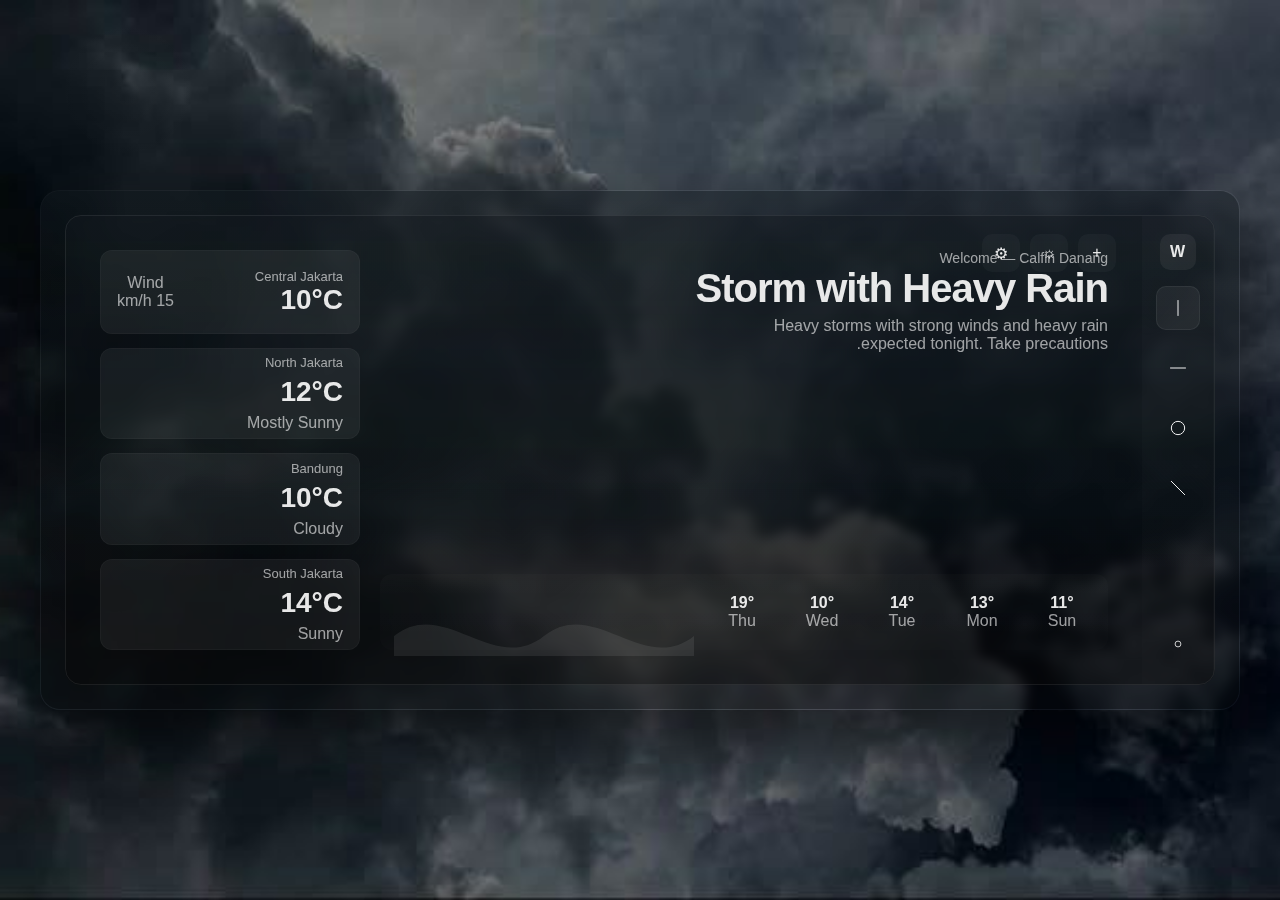
<file: t.html>
<!DOCTYPE html>
<html lang="ar" dir="rtl">
<head>
  <meta charset="utf-8" />
  <meta name="viewport" content="width=device-width,initial-scale=1" />
 
  <style>
    :root{
      --glass-bg: rgba(255,255,255,0.06);
      --glass-border: rgba(255,255,255,0.08);
      --accent: rgba(255,255,255,0.9);
      --muted: rgba(255,255,255,0.6);
      --card-radius: 18px;
      font-family: 'Segoe UI', Tahoma, sans-serif;
    }
    *{box-sizing:border-box}
    html,body{height:100%;margin:0}
    body{
        position: fixed;
      background: linear-gradient(180deg,#30383a 0%, #5a6e6c 55% );
      display:flex;align-items:center;justify-content:center;
      padding:40px; color:var(--accent);
      background-repeat: no-repeat;
      width: 100%;
      height: 100vh;
      -webkit-font-smoothing:antialiased;
      background-image: radial-gradient(circle at 10% 10%, rgba(255,255,255,0.02), transparent 5%), url('/img/bgp.jpg');
      background-size: cover;
    }

    /* central mock tablet */
    .screen{
      width:100%; max-width:100%; height:520px; border-radius:20px;
      background: linear-gradient(180deg, rgba(255,255,255,0.02), rgba(255,255,255,0.01));
      position:relative; overflow:hidden; box-shadow: 0 25px 60px rgba(0,0,0,0.5);
      backdrop-filter: blur(6px);
      border:1px solid rgba(255,255,255,0.03);
    }

    /* background scene inside screen */
    .scene{
      position:absolute; inset:0; background: url('https://images.unsplash.com/photo-1501630834273-4b5604d2ee31?auto=format&fit=crop&w=1400&q=60') center/cover no-repeat;
      filter: contrast(1.05) saturate(0.8) brightness(0.9);
    }
    .scene::after{
      content:""; position:absolute; inset:0; background: linear-gradient(180deg, rgba(17,28,33,0.45), rgba(0,0,0,0.35));
    }

    /* content card */
    .card{
      position:absolute; inset:24px; border-radius:16px; overflow:hidden; display:flex;
      backdrop-filter: blur(8px) saturate(1.1);
      border: 1px solid var(--glass-border);
    }

    /* left sidebar */
    .sidebar{
      width:72px; background:linear-gradient(180deg, rgba(255,255,255,0.02), rgba(255,255,255,0.01));
      display:flex; flex-direction:column; gap:16px; align-items:center; padding:18px 10px;
      border-right:1px solid rgba(255,255,255,0.02);
    }
    .logo{width:36px; height:36px; border-radius:10px; background:rgba(255,255,255,0.06); display:flex;align-items:center;justify-content:center; font-weight:700}
    .btn{
      width:44px; height:44px; border-radius:10px; background:transparent; display:grid; place-items:center; cursor:pointer; border:1px solid transparent; transition:all .22s;
    }
    .btn:hover{transform:translateX(-4px)}
    .btn.active{background:rgba(255,255,255,0.06); border-color:rgba(255,255,255,0.06);}
    .btn svg{width:20px;height:20px; opacity:0.95}

    /* main content */
    .main{
      flex:1; padding:34px; display:flex; gap:20px; align-items:stretch; position:relative;
    }

    .leftArea{flex:1; display:flex; flex-direction:column; gap:14px}
    .welcome{display:flex; gap:12px; align-items:center}
    .user{font-size:14px; color:var(--muted)}
    h1{margin:0; font-size:40px; letter-spacing:-1px}
    p.lead{color:var(--muted); margin:6px 0 0; max-width:60%}

    /* bottom small forecast strip */
    .forecastStrip{
      margin-top:auto; background:linear-gradient(180deg, rgba(255,255,255,0.02), rgba(255,255,255,0.01)); padding:14px; border-radius:12px; display:flex; gap:16px; align-items:center; backdrop-filter: blur(6px);
    }
    .day{min-width:64px; text-align:center}
    .day .num{font-weight:700}
    .wave{height:48px; flex:1; position:relative}
    .wave svg{position:absolute; left:0; right:0; top:8px}

    /* right column */
    .rightCol{width:260px; display:flex; flex-direction:column; gap:14px}
    .tempCard{background:rgba(255,255,255,0.06); border-radius:12px; padding:16px; min-height:84px; display:flex; flex-direction:column; gap:6px; justify-content:center; border:1px solid rgba(255,255,255,0.03)}
    .tempCard .city{font-size:13px; color:var(--muted)}
    .tempCard .temp{font-size:28px; font-weight:700}


/* small round controls top-right */
    .topControls{position:absolute; right:26px; top:18px; display:flex; gap:10px}
    .control{width:38px;height:38px;border-radius:10px;background:rgba(255,255,255,0.03);display:grid;place-items:center}

    /* Responsive tweaks */
    @media (max-width:900px){
      .screen{height:560px}
      h1{font-size:30px}
      .rightCol{display:none}
    }

    /* small helper styles */
    .muted{color:var(--muted)}
  </style>
</head>
<body>
  <div class="screen" role="application">
    <div class="scene" aria-hidden="true"></div>
    <div class="card" id="card">
      <nav class="sidebar" aria-label="القائمة الجانبية">
        <div class="logo">W</div>
        <button class="btn active" data-city="central" title="Central Jakarta"><svg viewBox="0 0 24 24" fill="none"><path d="M12 3v18" stroke="white" stroke-width="1.2" stroke-linecap="round" stroke-linejoin="round"/></svg></button>
        <button class="btn" data-city="north" title="North Jakarta"><svg viewBox="0 0 24 24" fill="none"><path d="M3 12h18" stroke="white" stroke-width="1.2" stroke-linecap="round" stroke-linejoin="round"/></svg></button>
        <button class="btn" data-city="bandung" title="Bandung"><svg viewBox="0 0 24 24" fill="none"><circle cx="12" cy="12" r="8" stroke="white" stroke-width="1.2"/></svg></button>
        <button class="btn" data-city="south" title="South Jakarta"><svg viewBox="0 0 24 24" fill="none"><path d="M4 4l16 16" stroke="white" stroke-width="1.2" stroke-linecap="round"/></svg></button>
        <div style="flex:1"></div>
        <button class="btn" id="settings" title="Settings"><svg viewBox="0 0 24 24" fill="none"><path d="M12 15.5a3.5 3.5 0 100-7 3.5 3.5 0 000 7z" stroke="white" stroke-width="1"/></svg></button>
      </nav>

      <section class="main">
        <div class="leftArea">
          <div style="display:flex;justify-content:space-between;align-items:center">
            <div>
              <div class="user muted">Welcome — Calfin Danang</div>
              <h1 id="headline">Storm with Heavy Rain</h1>
              <p class="lead" id="lead">Partly cloudy with occasional snow showers. High around 50°F. Wind from the east 11 to 21 mph. Snow chance is 40%, with rainfall expected to be less than an inch.</p>
            </div>
            <div class="topControls" aria-hidden="true">
              <div class="control">+</div>
              <div class="control">☼</div>
              <div class="control">⚙</div>
            </div>
          </div>

          <div class="forecastStrip" role="list">
            <div class="day"><div class="num">11°</div><div class="muted">Sun</div></div>
            <div class="day"><div class="num">13°</div><div class="muted">Mon</div></div>
            <div class="day"><div class="num">14°</div><div class="muted">Tue</div></div>
            <div class="day"><div class="num">10°</div><div class="muted">Wed</div></div>
            <div class="day"><div class="num">19°</div><div class="muted">Thu</div></div>
            <div class="wave" aria-hidden="true">
              <!-- simple svg wave -->
              <svg viewBox="0 0 600 60" preserveAspectRatio="none" width="100%" height="60">
                <path d="M0 40 C100 0 200 80 300 40 C400 0 500 80 600 40 L600 60 L0 60 Z" fill="rgba(255,255,255,0.08)"/>
              </svg>
            </div>
          </div>

        </div>

        <aside class="rightCol" aria-label="معلومات المدن">
          <div class="tempCard" id="card-main-temp">
            <div style="display:flex;justify-content:space-between;align-items:center">
              <div>
                <div class="city muted" id="main-city">Central Jakarta</div>
                <div class="temp" id="main-temp">10°C</div>
              </div>
              <div style="text-align:center">
                <div class="muted">Wind</div>
                <div class="muted">15 km/h</div>
              </div>
            </div>
          </div>

  
<div class="tempCard" id="card-1">
            <div class="city" id="c1-city">North Jakarta</div>
            <div class="temp" id="c1-temp">12°C</div>
            <div class="muted">Mostly Sunny</div>
          </div>

          <div class="tempCard" id="card-2">
            <div class="city" id="c2-city">Bandung</div>
            <div class="temp" id="c2-temp">10°C</div>
            <div class="muted">Cloudy</div>
          </div>

          <div class="tempCard" id="card-3">
            <div class="city" id="c3-city">South Jakarta</div>
            <div class="temp" id="c3-temp">14°C</div>
            <div class="muted">Sunny</div>
          </div>
        </aside>

      </section>
    </div>
  </div>

  <!-- section2 for Statistics plants  -->
<section class="statistice"></section>


  <script>
    // بيانات افتراضية للمدن
    const data = {
      central:{city:'Central Jakarta', temp:'10°C', lead:'Heavy storms with strong winds and heavy rain expected tonight. Take precautions.'},
      north:{city:'North Jakarta', temp:'12°C', lead:'Mostly sunny with light breeze and low clouds in the morning.'},
      bandung:{city:'Bandung', temp:'10°C', lead:'Cloudy and cool. Chance of drizzle in the evening.'},
      south:{city:'South Jakarta', temp:'14°C', lead:'Clear and sunny day with warm afternoon temperatures.'}
    }

    // ربط الأزرار
    const buttons = document.querySelectorAll('.sidebar .btn[data-city]');
    buttons.forEach(btn=> btn.addEventListener('click', ()=>{
      // تفعيل الشكل
      document.querySelectorAll('.sidebar .btn').forEach(b=> b.classList.remove('active'));
      btn.classList.add('active');

      const key = btn.dataset.city;
      const d = data[key];
      if(!d) return;

      // تحديث النصوص
      document.getElementById('main-city').textContent = d.city;
      document.getElementById('main-temp').textContent = d.temp;
      document.getElementById('headline').textContent = (key==='central')? 'Storm with Heavy Rain' : 'Weather Update';
      document.getElementById('lead').textContent = d.lead;

      // إضافة تأثير بسيط على البطاقة
      const mainCard = document.getElementById('card-main-temp');
      mainCard.animate([{transform:'translateY(0)'},{transform:'translateY(-6px)'},{transform:'translateY(0)'}],{duration:360, easing:'ease-out'});

      // تحديث بقية البطاقات بشكل توضيحي
      const others = ['north','bandung','south'];
      document.getElementById('c1-city').textContent = data[others[0]].city;
      document.getElementById('c1-temp').textContent = data[others[0]].temp;
      document.getElementById('c2-city').textContent = data[others[1]].city;
      document.getElementById('c2-temp').textContent = data[others[1]].temp;
      document.getElementById('c3-city').textContent = data[others[2]].city;
      document.getElementById('c3-temp').textContent = data[others[2]].temp;

      // لتجربة: تغيير خلفية المشهد بحسب المدينة
      const scene = document.querySelector('.scene');
      if(key==='bandung'){
        scene.style.backgroundImage = "url('/img/b.png')";
      } else if(key==='north'){
        scene.style.backgroundImage = "url('/img/bg2.png')";
      } else if(key==='south'){
        scene.style.backgroundImage = "url('https://thrivingearthexchange.org/wp-content/uploads/2016/03/Brookline-Official-Image.jpg')";
      } else {
        scene.style.backgroundImage = "url('https://images.unsplash.com/photo-1501630834273-4b5604d2ee31?auto=format&fit=crop&w=1400&q=60')";
      }

    }));

    // ضبط أول حالة عرض
    document.querySelector('.sidebar .btn.active').click();
  </script>
</body>
</html>
</file>
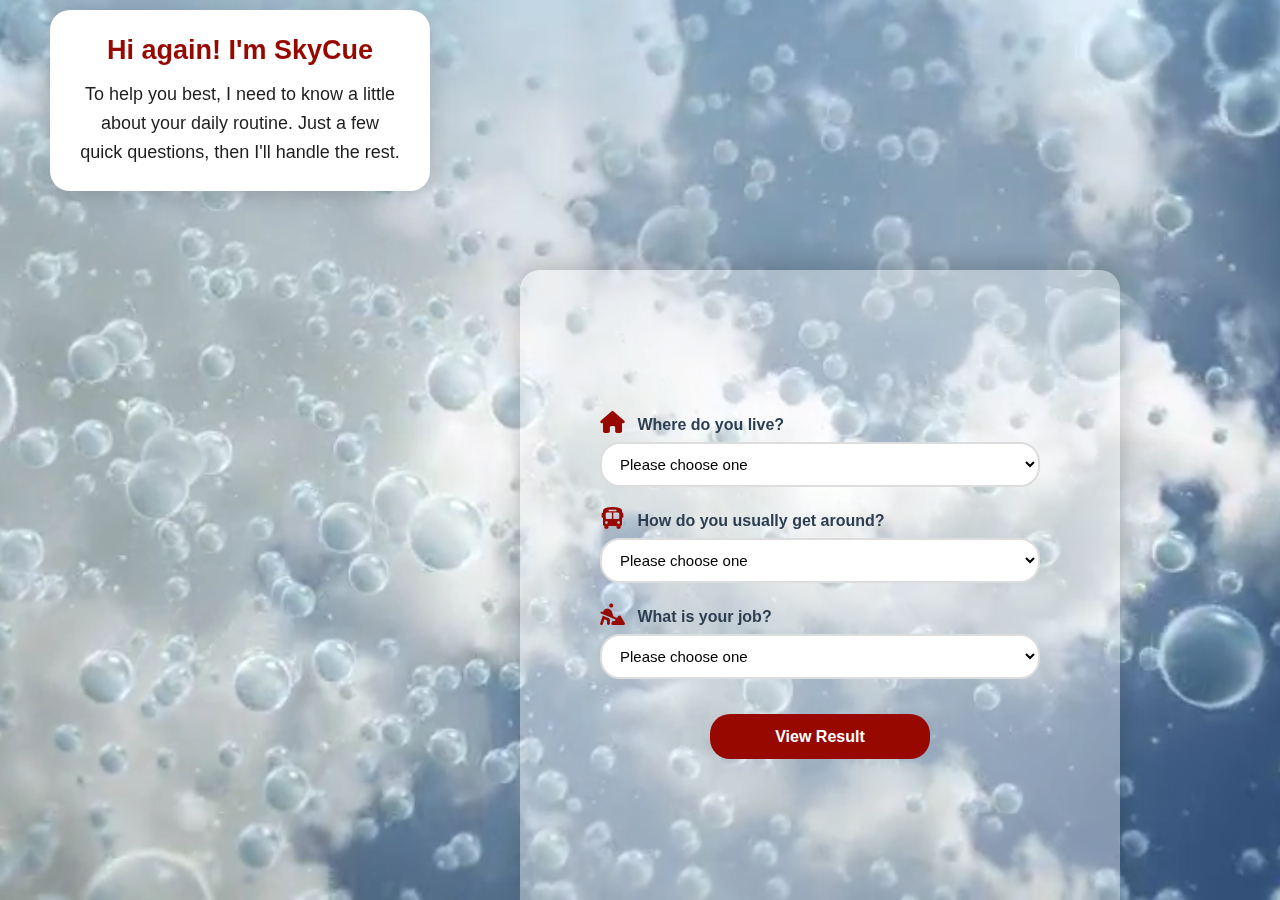
<file: test.html>
<!DOCTYPE html>
<html lang="en">
<head>
<meta charset="UTF-8">
<meta name="viewport" content="width=device-width, initial-scale=1.0">
<title>Rain Alerts</title>
<link rel="stylesheet" href="https://cdnjs.cloudflare.com/ajax/libs/font-awesome/6.5.2/css/all.min.css">

<style>
         * {
        margin: 0;
        padding: 0;
        box-sizing: border-box;
        font-family: 'Segoe UI', Tahoma, Geneva, Verdana, sans-serif;
    }

    body {
        overflow: hidden;
        height: 100vh;
        background: #000C17;
    }

    .page-background {
        position: relative;
        width: 100%;
        height: 100vh;
    }

    .bg-video {
        position: fixed;
        top: 0;
        left: 0;
        width: 100%;
        height: 100%;
        object-fit: cover;
        z-index: -1;
    }

    /* Form Container */
    .container {
        position: absolute;
        bottom: 0;
        right: 160px;
        width: 600px;
        height: 70vh;
        background: rgba(255, 255, 255, 0.363);
        border-radius: 20px 20px 0 0;
        box-shadow: 0 -5px 25px rgba(0,0,0,0.2);
        padding: 25px;
        display: flex;
        flex-direction: column;
        justify-content: center;
        align-items: center;
    }

    /* Astronaut */
    .astronaut-container {
        position: absolute;
        bottom: 70vh;
        left: calc(100% - 770px);
        display: flex;
        align-items: flex-end;
        gap: 15px;
        transform: translateY(25%);
    }

    .astronaut {
        width: 150px;
        height: auto;
    }

    /* Bubbles */
    .bubbles {
        position: absolute;
        top: -25px; 
        left: -40px;
        display: flex;
        flex-direction: column;
        gap: 10px; 
        transform: scaleX(-1); 
    }

    .bubble {
        border-radius: 50%;
        background: #ffffff;
        border: 1px solid #f0f0f0;
        box-shadow: 0 2px 8px rgba(0,0,0,0.15);
        opacity: 0.95;
    }

    .bubble:nth-child(1) { 
        width: 40px; 
        height: 40px; 
        transform: translateX(90px);
    }
    .bubble:nth-child(2) { 
        width: 24px; 
        height: 24px; 
        transform: translateX(60px);
    }
    .bubble:nth-child(3) { 
        width: 14px; 
        height: 14px; 
        transform: translateX(20px);
    }

    /* Speech Bubble */
    .speech-bubble {
        position: absolute;
        top: 10px;   
        left: 50px;
        background: white;
        padding: 25px 30px;
        border-radius: 20px;
        box-shadow: 0 5px 20px rgba(0,0,0,0.15);
        max-width: 400px;
        width: 380px;
        text-align: center;
        animation: pulse 2s ease-in-out infinite;
    }

    @keyframes pulse {
        0%, 100% { transform: scale(1); }
        50% { transform: scale(1.02); }
    }

    .speech-bubble h1 {
        color: #970800;
        font-size: 27px;
        margin-bottom: 14px;
        font-weight: bold;
    }

    .speech-bubble p {
        color: #1E1E1E;
        font-size: 18px;
        line-height: 1.6;
    }

    /* Form Fields */
    .form-container {
        display: flex;
        flex-direction: column;
        gap: 20px;
        width: 80%;
        align-items: center;
    }

    .field {
        width: 100%;
    }

    .field label {
        display: block;
        color: #2c3e50;
        font-weight: 600;
        margin-bottom: 8px;
        font-size: 16px;
    }

    .field label i {
        margin-right: 8px;
        color: #970800;
        font-size: 22px; 
    }

    .field select {
        width: 100%;
        padding: 10px 14px;
        border: 2px solid #ddd;
        border-radius: 20px;
        background: white;
        font-size: 15px;
        height: 45px;
        outline: none;
        transition: border-color 0.3s;
    }

    .field select:focus {
        border-color: #970800;
    }

    .btn {
        background: #970800;
        color: white;
        border: none;
        padding: 12px 0;
        border-radius: 20px;
        font-size: 16px;
        font-weight: 600;
        cursor: pointer;
        width: 50%;
        margin-top: 15px;
        transition: all 0.3s;
        height: 45px;
    }

    .btn:hover {
        background: #7a0600;
        transform: translateY(-2px);
        box-shadow: 0 4px 8px rgba(0,0,0,0.2);
    }

    /* Responsive Design */
    @media (max-width: 768px) {
        .container { 
            right: 20px; 
            width: 95%; 
            height: 65vh;
        }
        .astronaut-container { 
            left: 5px;
            bottom: 65vh;
        }
        .astronaut {
            width: 120px;
        }
        .bubbles {
            top: -25px;
            left: 70px;
        }
        .speech-bubble { 
            left: 10px;
            top: 20px;
            max-width: 280px; 
            width: 280px;
        }
        .speech-bubble h1 { font-size: 22px; }
        .speech-bubble p { font-size: 16px; }
    }
    
</style>
</head>
<body>
<div class="page-background">
    <video autoplay muted loop class="bg-video">
        <source src="video/NasaVid.mp4" type="video/mp4">
    </video>

    <!-- Form -->
    <div class="container">
        <div class="form-container">
            <div class="field">
                <label for="where"><i class="fas fa-home"></i> Where do you live?</label>
                <select id="where">
                    <option>Please choose one</option>
                    <option>Amman</option>
                    <option>Zarqa</option>
                    <option>Irbid</option>
                </select>
            </div>
            <div class="field">
                <label for="how"><i class="fas fa-bus"></i> How do you usually get around?</label>
                <select id="how">
                    <option>Please choose one</option>
                    <option>Car</option>
                    <option>Public Transport</option>
                    <option>Walk/Bike</option>
                </select>
            </div>
            <div class="field">
                <label for="job"><i class="fas fa-person-digging"></i> What is your job?</label>
                <select id="job">
                    <option>Please choose one</option>
                    <option>Student</option>
                    <option>Office</option>
                    <option>Outdoor</option>
                </select>
            </div>
            <button class="btn">View Result</button>
        </div>
    </div>

    <!-- Speech Bubble -->
    <div class="speech-bubble">
        <h1>Hi again! I'm SkyCue</h1>
        <p>To help you best, I need to know a little
             about your daily routine. 
             Just a few quick questions, then I'll 
             handle the rest.</p>
    </div>
</div>

<!-- 🔹 البيانات (JSON) -->
<script>
const weatherData = {
  "Amman": {
    "2025-10-03": {
      "temperature": { "min": 15, "max": 26 },
      "rainfall": 2.5,
      "wind": { "speed": 18, "direction": "NW" },
      "humidity": 60
    }
  },
  "Zarqa": {
    "2025-10-03": {
      "temperature": { "min": 17, "max": 29 },
      "rainfall": 0,
      "wind": { "speed": 12, "direction": "NE" },
      "humidity": 55
    }
  },
  "Irbid": {
    "2025-10-03": {
      "temperature": { "min": 16, "max": 27 },
      "rainfall": 1.2,
      "wind": { "speed": 14, "direction": "W" },
      "humidity": 65
    }
  }
};
</script>

<!-- 🔹 JavaScript -->
<script>
document.querySelector(".btn").addEventListener("click", function () {
    const city = document.getElementById("where").value;
    const transport = document.getElementById("how").value;
    const job = document.getElementById("job").value;

    if (city.includes("Please") || transport.includes("Please") || job.includes("Please")) {
        alert("⚠️ Please fill all fields!");
        return;
    }

    const today = "2025-10-03"; // ثابت الآن، ممكن تستبدله بتاريخ ديناميكي
    const cityData = weatherData[city]?.[today];

    if (!cityData) {
        alert("❌ No weather data available.");
        return;
    }

    let message = `
🌍 City: ${city}
📅 Date: ${today}
🌡️ Temp: ${cityData.temperature.min}°C - ${cityData.temperature.max}°C
💧 Rainfall: ${cityData.rainfall} mm
💨 Wind: ${cityData.wind.speed} km/h (${cityData.wind.direction})
💦 Humidity: ${cityData.humidity}%
`;

    if (transport === "Walk/Bike" && cityData.rainfall > 0) {
        message += "\n🚲🌧️ Walking might be uncomfortable due to rain!";
    }
    if (job === "Outdoor" && cityData.wind.speed > 20) {
        message += "\n👷💨 Strong winds today, take care outdoors!";
    }

    document.querySelector(".speech-bubble").innerHTML = `
        <h1>Weather for ${city}</h1>
        <p>${message.replace(/\n/g, "<br>")}</p>
    `;
});
</script>
</body>
</html>
</file>
<file: index.css>
*{
    padding: 0;
    margin:0;
}
body{
    color:#fff;
}
.container{
    position: fixed;
    width:100%;
    background: linear-gradient( #030D17 , #030d17b3 );
    height: 100vh;
    perspective: 1000px;

}
.container img{ 
    height:470px;
    position: fixed;
    bottom: 0;
    left:0;
    width:99.9%;
}
.title{
    position: relative;
    color: #ffffff; 
    font-size: 100px;
    text-align: center;
    margin-top: 70px;
    transform: rotateX(25deg) rotateY(10deg);
    text-shadow: 2px 4px 6px #00000080;
    font-style:oblique;
    z-index: -10;
}
.text1{
    position: relative;
    text-align: right;
}
.text1 p{
    font-style: oblique;
    font-size: 20px;
    font-weight: 700;
    text-wrap: wrap;
    padding: 0 40px;
    margin-right: 35px;
}
 a{
    color: #0f1729;
    text-decoration: none;

}
.btn {
    position: relative;
    text-align: center;
     margin-top: 50px;
}
.btn a{
    background-color: #ffffffce;
    padding: 12px 24px;
    font-weight: 800;
    box-shadow: 2px 4px 6px  #0F1729 0%;
    border-radius:20px;
}

.btn a:hover{
    background-color: #0f1729d2;
    color: #fff;
}
.content{
     position: relative;
     margin-top: 120px;
     margin-left: 44px;
    
}
.content h2 ,p{
  padding:  10px 0;
  font-style: oblique;
  font-family: 'Lucida Sans', 'Lucida Sans Regular', 'Lucida Grande', 'Lucida Sans Unicode', Geneva, Verdana, sans-serif;
}
</file>
<file: Rain_Alerts.css>
* {
        margin: 0;
        padding: 0;
        box-sizing: border-box;
        font-family: 'Segoe UI', Tahoma, Geneva, Verdana, sans-serif;
    }

    body {
        overflow: hidden;
        height: 100vh;
        background: #000C17;
    }

    .page-background {
        position: relative;
        width: 100%;
        height: 100vh;
    }

    .bg-video {
        position: fixed;
        top: 0;
        left: 0;
        width: 100%;
        height: 100%;
        object-fit: cover;
        z-index: -1;
    }

    /* Form Container */
    .container {
        position: absolute;
        bottom: 0;
        right: 160px;
        width: 600px;
        height: 70vh;
        background: rgba(255, 255, 255, 0.363);
        border-radius: 20px 20px 0 0;
        box-shadow: 0 -5px 25px rgba(0,0,0,0.2);
        padding: 25px;
        display: flex;
        flex-direction: column;
        justify-content: center;
        align-items: center;
    }

    /* Astronaut */
    .astronaut-container {
        position: absolute;
        bottom: 70vh;
        left: calc(100% - 770px);
        display: flex;
        align-items: flex-end;
        gap: 15px;
        transform: translateY(25%);
    }

    .astronaut {
        width: 150px;
        height: auto;
    }

    /* Bubbles */
    .bubbles {
        position: absolute;
        top: -25px; 
        left: -40px;
        display: flex;
        flex-direction: column;
        gap: 10px; 
        transform: scaleX(-1); 
    }

    .bubble {
        border-radius: 50%;
        background: #ffffff;
        border: 1px solid #f0f0f0;
        box-shadow: 0 2px 8px rgba(0,0,0,0.15);
        opacity: 0.95;
    }

    .bubble:nth-child(1) { 
        width: 40px; 
        height: 40px; 
        transform: translateX(90px);
    }
    .bubble:nth-child(2) { 
        width: 24px; 
        height: 24px; 
        transform: translateX(60px);
    }
    .bubble:nth-child(3) { 
        width: 14px; 
        height: 14px; 
        transform: translateX(20px);
    }

    /* Speech Bubble */
    .speech-bubble {
        position: absolute;
        top: 10px;   
        left: 50px;
        background: white;
        padding: 25px 30px;
        border-radius: 20px;
        box-shadow: 0 5px 20px rgba(0,0,0,0.15);
        max-width: 400px;
        width: 380px;
        text-align: center;
        animation: pulse 2s ease-in-out infinite;
    }

    @keyframes pulse {
        0%, 100% { transform: scale(1); }
        50% { transform: scale(1.02); }
    }

    .speech-bubble h1 {
        color: #970800;
        font-size: 27px;
        margin-bottom: 14px;
        font-weight: bold;
    }

    .speech-bubble p {
        color: #1E1E1E;
        font-size: 18px;
        line-height: 1.6;
    }

    /* Form Fields */
    .form-container {
        display: flex;
        flex-direction: column;
        gap: 20px;
        width: 80%;
        align-items: center;
    }

    .field {
        width: 100%;
    }

    .field label {
        display: block;
        color: #2c3e50;
        font-weight: 600;
        margin-bottom: 8px;
        font-size: 16px;
    }

    .field label i {
        margin-right: 8px;
        color: #970800;
        font-size: 22px; 
    }

    .field select {
        width: 100%;
        padding: 10px 14px;
        border: 2px solid #ddd;
        border-radius: 20px;
        background: white;
        font-size: 15px;
        height: 45px;
        outline: none;
        transition: border-color 0.3s;
    }

    .field select:focus {
        border-color: #970800;
    }

    .btn {
        background: #970800;
        color: white;
        border: none;
        padding: 12px 0;
        border-radius: 20px;
        font-size: 16px;
        font-weight: 600;
        cursor: pointer;
        width: 50%;
        margin-top: 15px;
        transition: all 0.3s;
        height: 45px;
    }

    .btn:hover {
        background: #7a0600;
        transform: translateY(-2px);
        box-shadow: 0 4px 8px rgba(0,0,0,0.2);
    }

    /* Responsive Design */
    @media (max-width: 768px) {
        .container { 
            right: 20px; 
            width: 95%; 
            height: 65vh;
        }
        .astronaut-container { 
            left: 5px;
            bottom: 65vh;
        }
        .astronaut {
            width: 120px;
        }
        .bubbles {
            top: -25px;
            left: 70px;
        }
        .speech-bubble { 
            left: 10px;
            top: 20px;
            max-width: 280px; 
            width: 280px;
        }
        .speech-bubble h1 { font-size: 22px; }
        .speech-bubble p { font-size: 16px; }
    }
</file>
